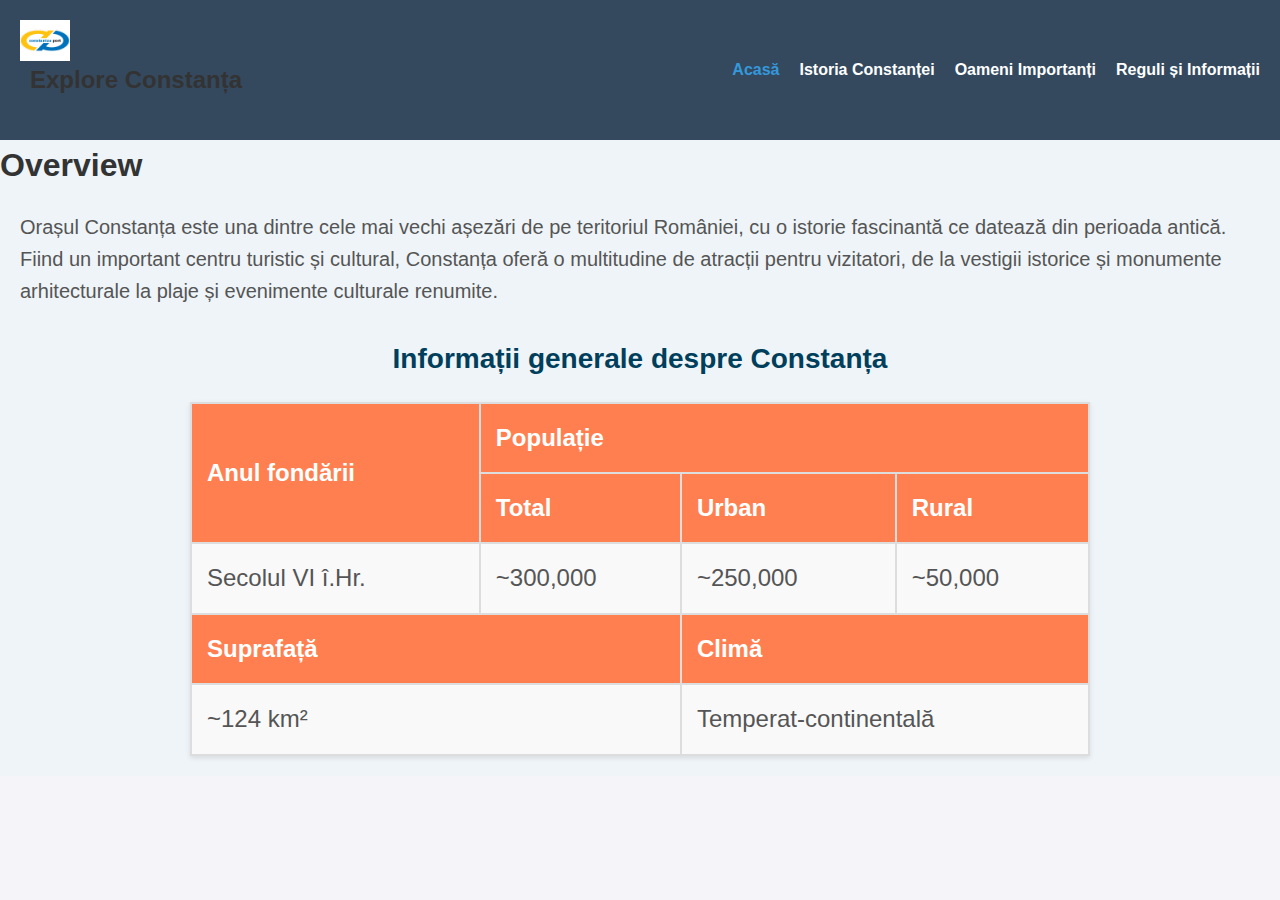
<file: Constanta_Website/index.html>
<!DOCTYPE html>
<html lang="ro">
<head>
    <meta charset="UTF-8">
    <meta name="viewport" content="width=device-width, initial-scale=1.0">
    <link rel="stylesheet" href="styles/global.css">
    <link rel="stylesheet" href="styles/indexstyle.css">
    <title>Descoperă Constanța</title>
</head>
<body>
    <header>
        <div class="logo">
            <img src="assets/logo.jpeg" alt="Site Logo">
            <h1>Explore Constanța</h1>
        </div>
        <nav class="nav-menu">
            <a href="index.html" class="active">Acasă</a>
            <a href="history.html" class="nav-link">Istoria Constanței</a>
            <a href="notable-people.html" class="nav-link">Oameni Importanți</a> <!-- active pentru pagina curentă -->
            <a href="rules.html" class="nav-link">Reguli și Informații</a>
        </nav>
        <div class="hamburger">&#9776;</div>
    </header>

    <h1>Overview</h1>

    <p>
        Orașul Constanța este una dintre cele mai vechi așezări de pe teritoriul României, cu o istorie fascinantă ce datează din perioada antică. Fiind un important centru turistic și cultural, Constanța oferă o multitudine de atracții pentru vizitatori, de la vestigii istorice și monumente arhitecturale la plaje și evenimente culturale renumite.
    </p>

    <h2>Informații generale despre Constanța</h2>

    <table border="1" cellpadding="10" cellspacing="0" style="width: 100%; border-collapse: collapse;">
        <tr>
            <th rowspan="2" bgcolor="#f2f2f2">Anul fondării</th>
            <th colspan="3" bgcolor="#f2f2f2">Populație</th>
        </tr>
        <tr>
            <th bgcolor="#f2f2f2">Total</th>
            <th bgcolor="#f2f2f2">Urban</th>
            <th bgcolor="#f2f2f2">Rural</th>
        </tr>
        <tr>
            <td>Secolul VI î.Hr.</td>
            <td>~300,000</td>
            <td>~250,000</td>
            <td>~50,000</td>
        </tr>
        <tr>
            <th colspan="2" bgcolor="#f2f2f2">Suprafață</th>
            <th colspan="2" bgcolor="#f2f2f2">Climă</th>
        </tr>
        <tr>
            <td colspan="2">~124 km²</td>
            <td colspan="2">Temperat-continentală</td>
        </tr>
    </table>

</body>
</html>
</file>
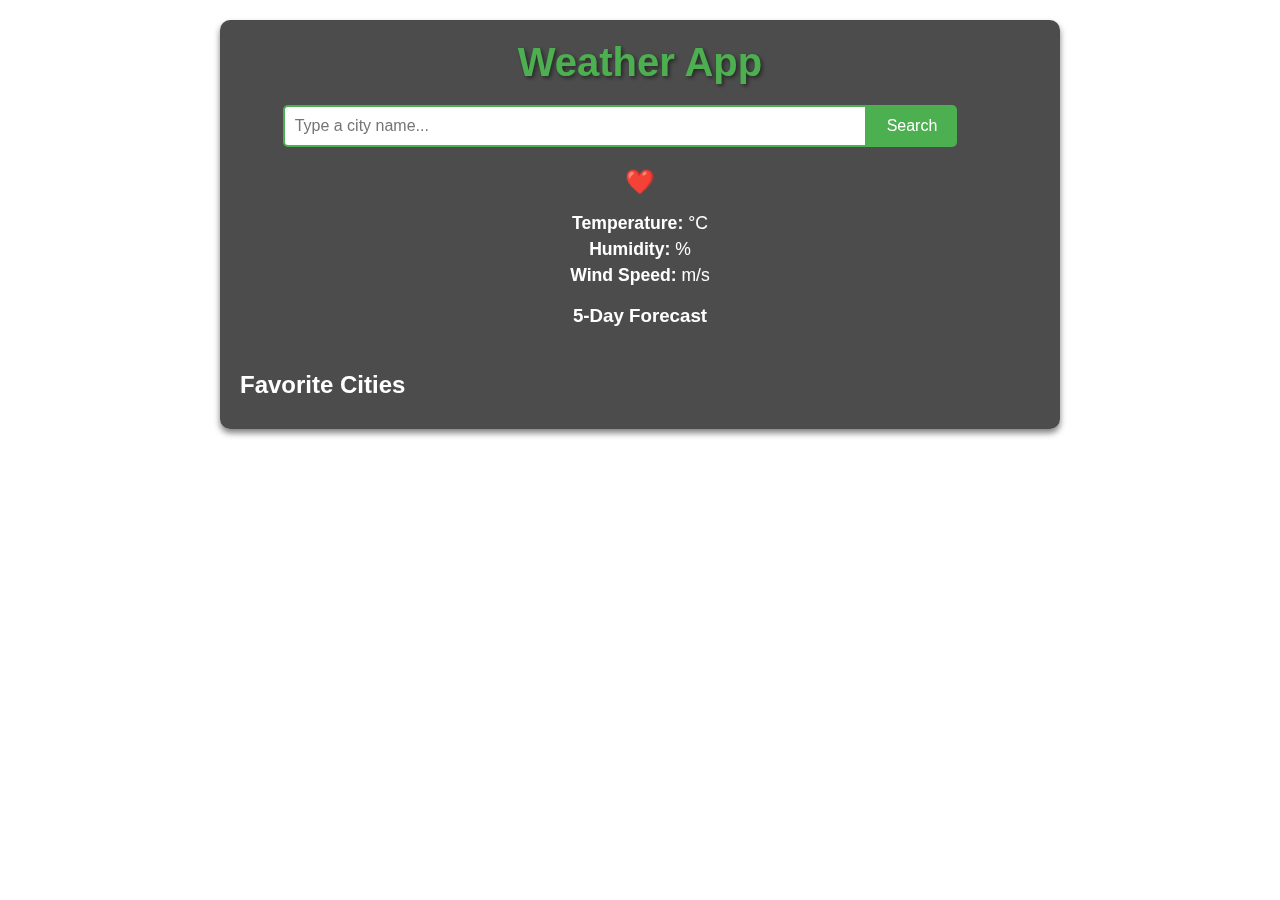
<file: Weather App/index.html>
<!DOCTYPE html>
<html lang="en">
<head>
  <meta charset="UTF-8">
  <meta name="viewport" content="width=device-width, initial-scale=1.0">
  <title>Weather App</title>
  <link rel="stylesheet" href="styles/global.css">
</head>
<body>
  <div class="container">
    <header>
      <h1>Weather App</h1>
    </header>
    <main>
      <div class="search">
        <input type="text" id="cityInput" placeholder="Type a city name..." />
        <button id="searchButton">Search</button>
        <ul id="autocompleteList" class="autocomplete-list"></ul>
      </div>
      <div id="weatherCard" class="hidden weather-card">
        <div class="weather-header">
          <h2 id="cityName"></h2>
          <button id="favoriteButton" class="favorite-button">❤️</button>
          <p id="weatherDescription"></p>
        </div>
        <div class="weather-details">
          <p><strong>Temperature:</strong> <span id="temperature"></span>°C</p>
          <p><strong>Humidity:</strong> <span id="humidity"></span>%</p>
          <p><strong>Wind Speed:</strong> <span id="windSpeed"></span> m/s</p>
        </div>
        <div class="forecast">
          <h3>5-Day Forecast</h3>
          <div id="forecastContainer" class="forecast-container"></div>
        </div>
      </div>
      <div id="favoritesSection" class="favorites-section hidden">
        <h3>Favorite Cities</h3>
        <ul id="favoritesList" class="favorites-list"></ul>
      </div>
    </main>
  </div>
  <script src="scripts/index.js" defer></script>
</body>
</html>
</file>
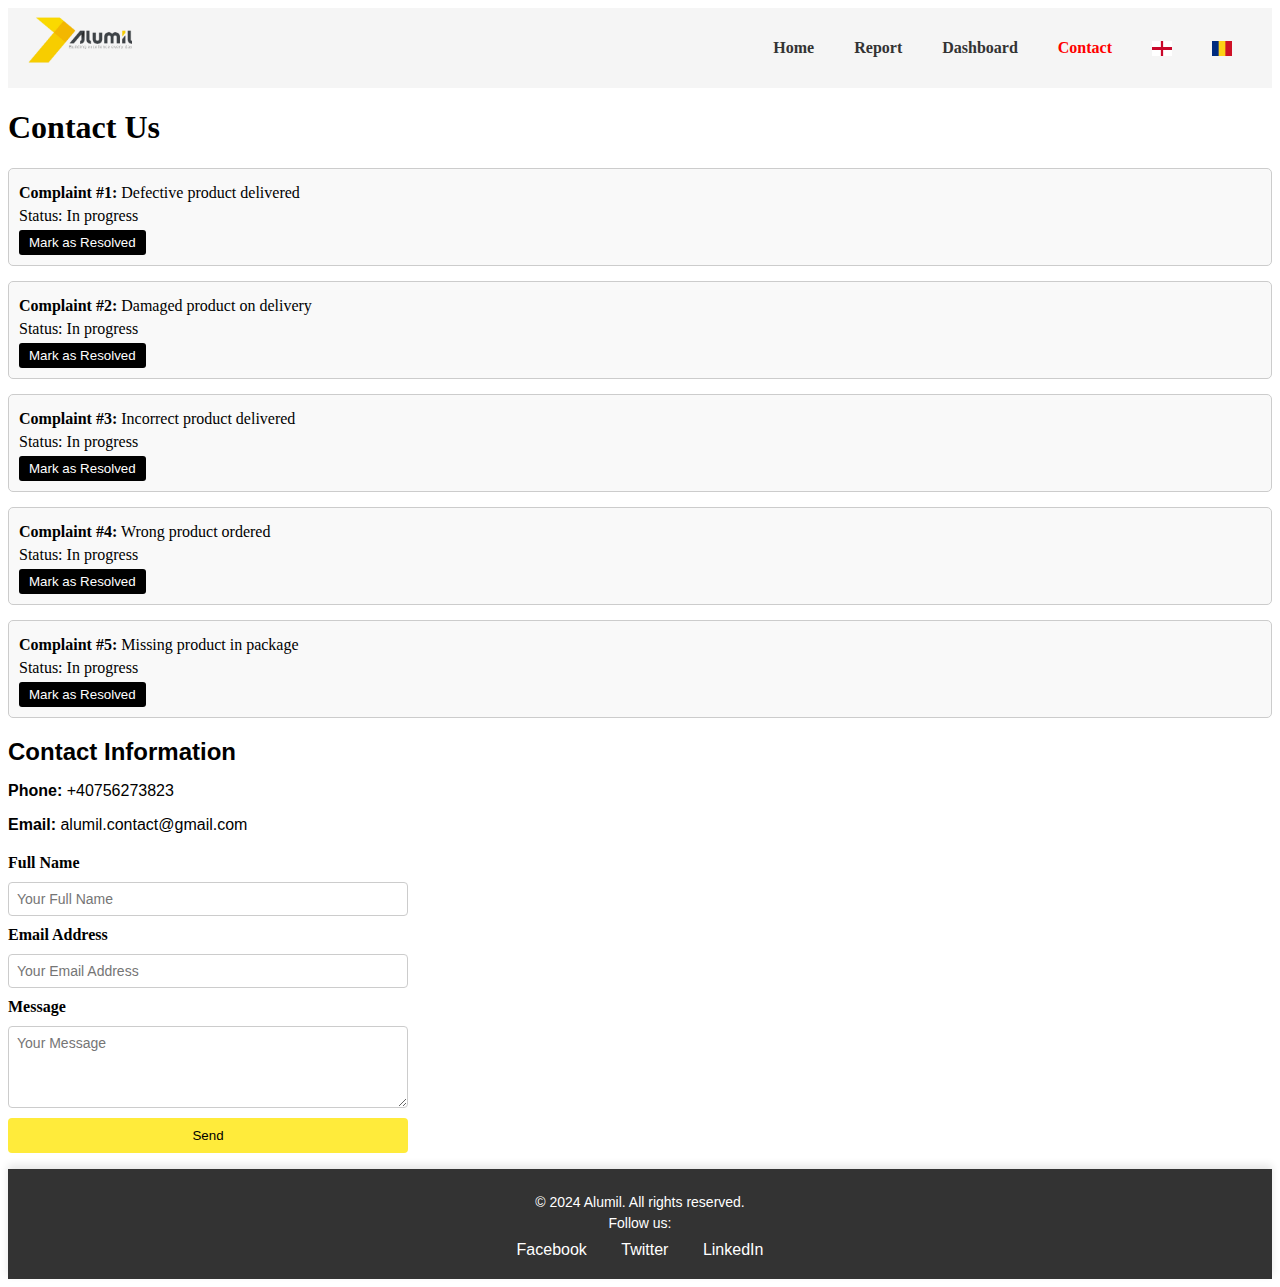
<file: Alumil_Website_ZebraHack Project/contact.html>
<link rel="stylesheet" href="styles/contact.css">
<link rel="stylesheet" href="styles/header.css">

<script src = "script/contact.js"></script>
<script src = "script/header.js"></script>
<link rel="icon" href="./Images/Iconita_Browser.png" type="image/x-icon">
<body>
    <header>
        <div class="logo">
          <img src="Images/logo_header.png" alt="Logo" />
        </div>
        
        <button class="hamburger" aria-label="Toggle Navigation">☰</button>
        <div id="google_translate_element"></div>
    <nav class="navigation">
      <div class="link"><a href="./index.html">Home</a></div>
      <div class="link"><a href="./defect_raport_page.html">Report</a></div>
      <div class="link"><a href="./dashboard.html" >Dashboard</a></div>
      <div class="link"><a href="./contact.html"  class="active">Contact</a></div>
      <div class="link"><a href="#" onclick="changeLanguage('en')"><img src="Images/anglia.jpg" alt="English" width=20px height=15px /></a></div>
      <div class="link"><a href="#" onclick="changeLanguage('ro')"><img src="Images/romania.jpg" alt="romania"  width=20px height=15px /></a></div>
    </nav>
        
      </header>
    <h1>Contact Us</h1>
    <div class="reclamatii">
        <div class="reclamatie">
            <p><strong>Complaint #1:</strong> Defective product delivered</p>
            <p class="status">Status: <span>In progress</span></p>
            <button class="buton-status" onclick="changeStatus(this)">Mark as Resolved</button>
        </div>

        <div class="reclamatie">
            <p><strong>Complaint #2:</strong> Damaged product on delivery</p>
            <p class="status">Status: <span>In progress</span></p>
            <button class="buton-status" onclick="changeStatus(this)">Mark as Resolved</button>
        </div>

        <div class="reclamatie">
            <p><strong>Complaint #3:</strong> Incorrect product delivered</p>
            <p class="status">Status: <span>In progress</span></p>
            <button class="buton-status" onclick="changeStatus(this)">Mark as Resolved</button>
        </div>

        <div class="reclamatie">
            <p><strong>Complaint #4:</strong> Wrong product ordered</p>
            <p class="status">Status: <span>In progress</span></p>
            <button class="buton-status" onclick="changeStatus(this)">Mark as Resolved</button>
        </div>

        <div class="reclamatie">
            <p><strong>Complaint #5:</strong> Missing product in package</p>
            <p class="status">Status: <span>In progress</span></p>
            <button class="buton-status" onclick="changeStatus(this)">Mark as Resolved</button>
        </div>
    </div>

    <div id="notification" class="notification" style="display: none;">
        Your complaint has been resolved!
        <span class="close-btn" onclick="closeNotification(notification)">&#10006;</span>
    </div>

    <div class="contact-section">
        <h2>Contact Information</h2>
        <p><strong>Phone:</strong> +40756273823</p>
        <p><strong>Email:</strong>  alumil.contact@gmail.com </p>
    </div>

    <form id="contact-form" method="post" class="contact-form">
        <label for="name">Full Name</label>
        <input type="text" id="name" name="name" placeholder="Your Full Name" required>

        <label for="email">Email Address</label>
        <input type="email" id="email" name="email" placeholder="Your Email Address" required>

        <label for="message">Message</label>
        <textarea id="message" name="message" placeholder="Your Message" rows="4" required></textarea>

        <button type="submit" id="submit" name="submit">Send</button>
    </form>
    
    <div id="Mesaj_success" class="notification" style="display: none;">
        Thank you for your message! We will get back to you soon.
        <span class="close-btn" onclick="closeNotification(Mesaj_success)">&#10006;</span>
    </div>
    <script type="text/javascript" src="https://translate.google.com/translate_a/element.js?cb=googleTranslateElementInit"></script>
    <footer>
        <div class="footer-content">
            <p>&copy; 2024 Alumil. All rights reserved.</p>
            <p>Follow us:</p>
            <div class="social-links">
                <a href="https://facebook.com" target="_blank">Facebook</a>
                <a href="https://twitter.com" target="_blank">Twitter</a>
                <a href="https://linkedin.com" target="_blank">LinkedIn</a>
            </div>
        </div>
      </footer>

</body>
</file>
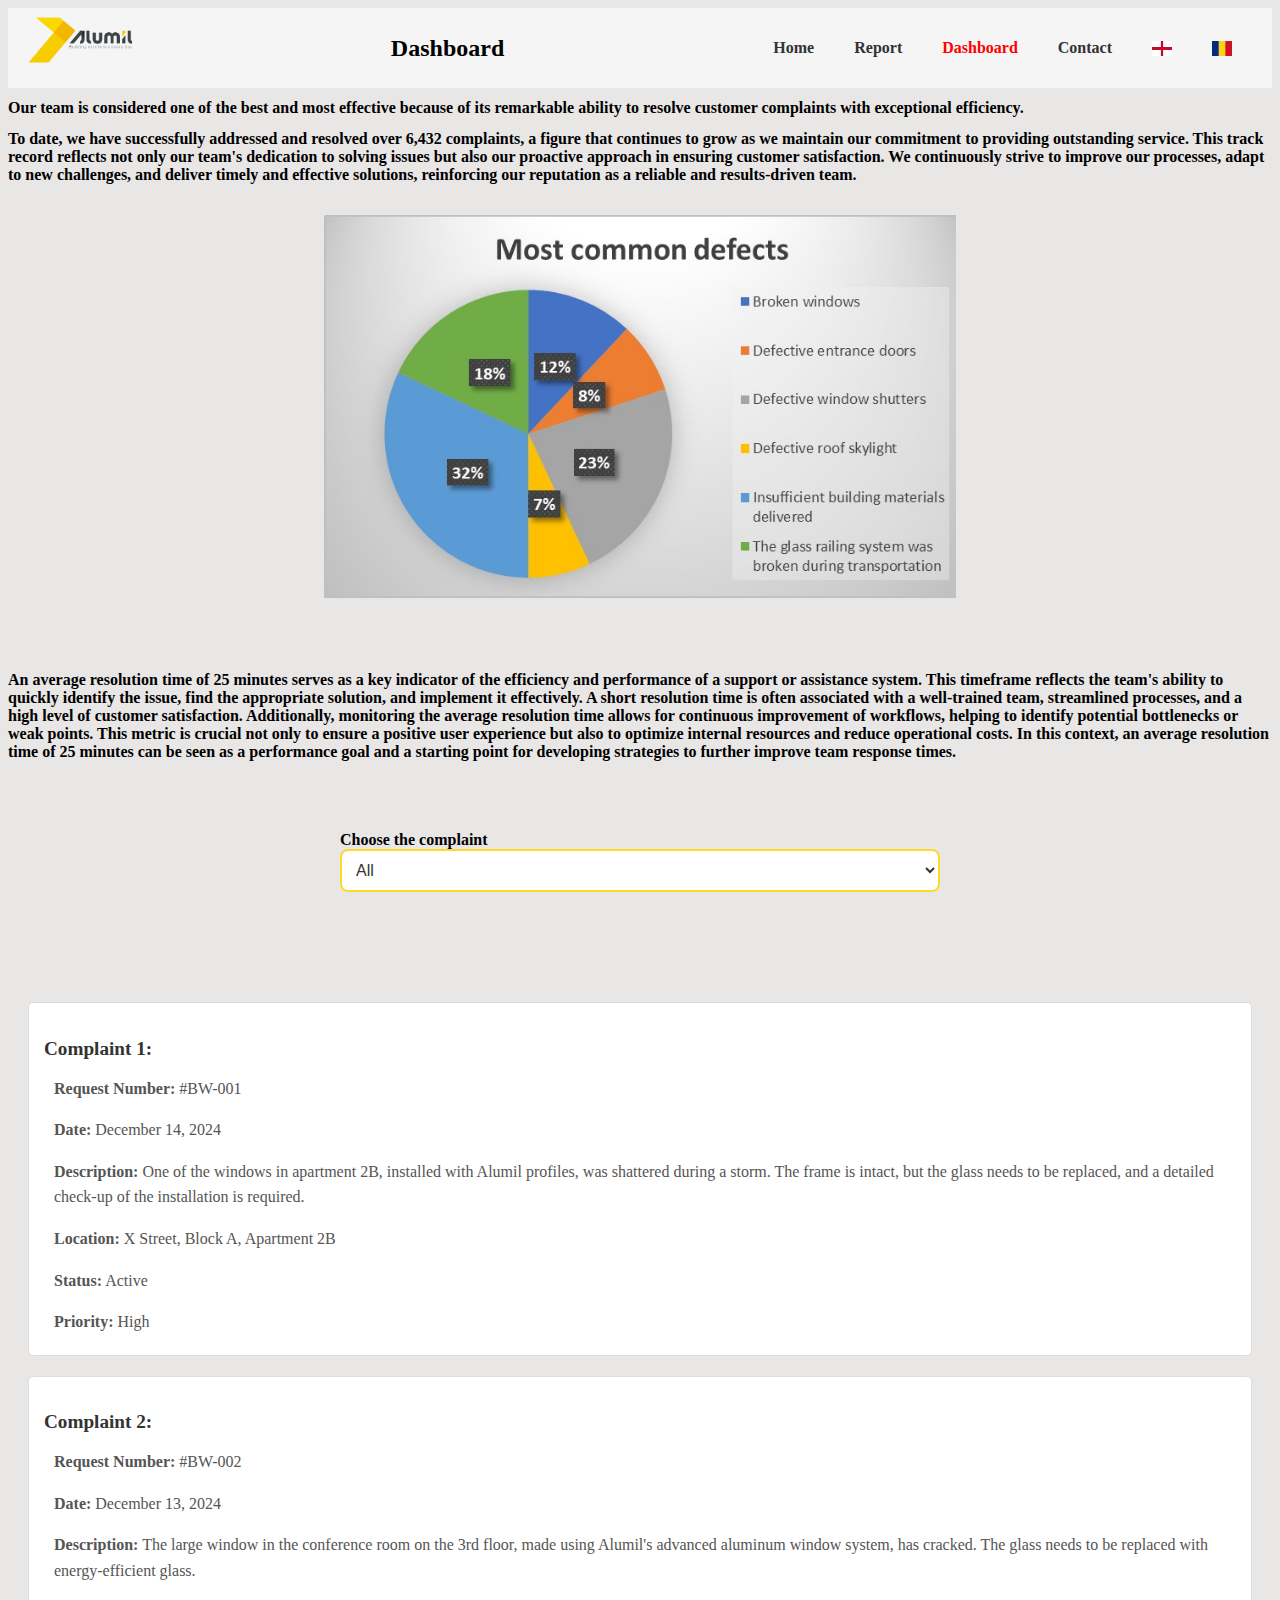
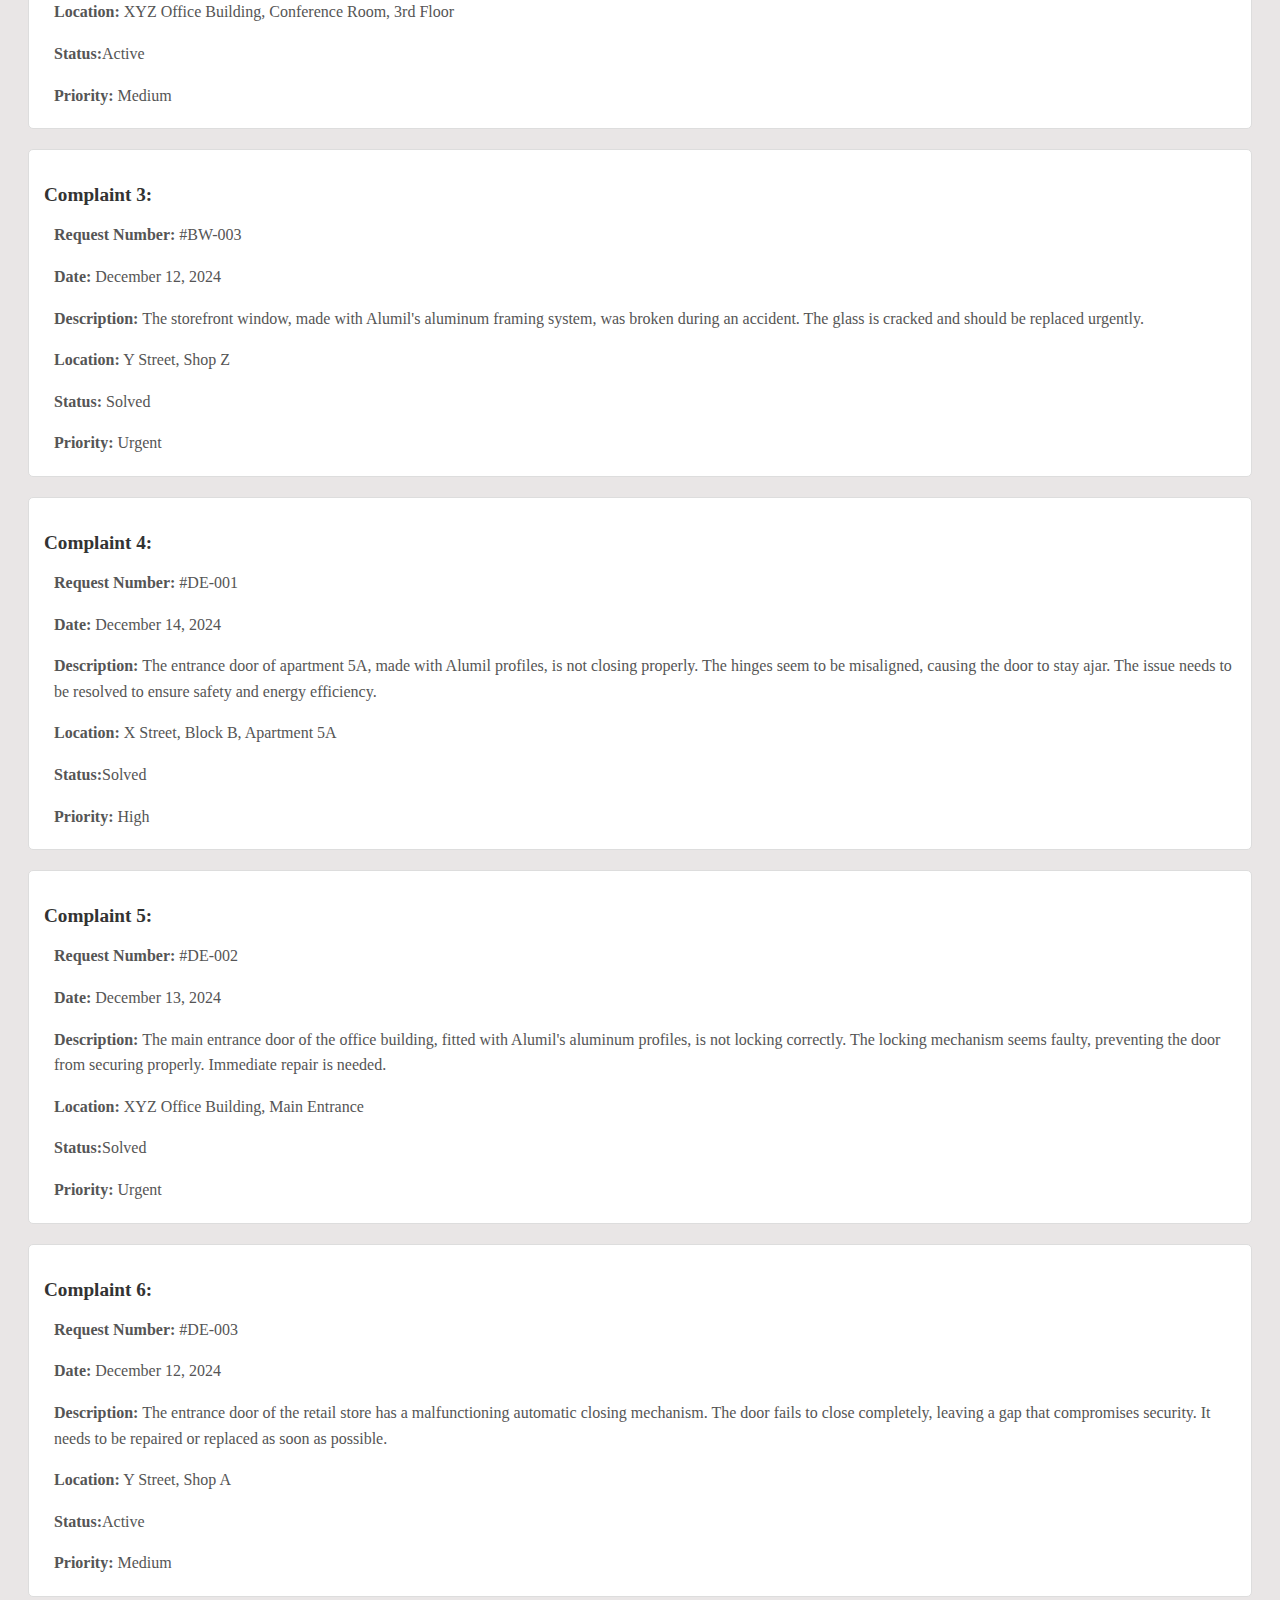
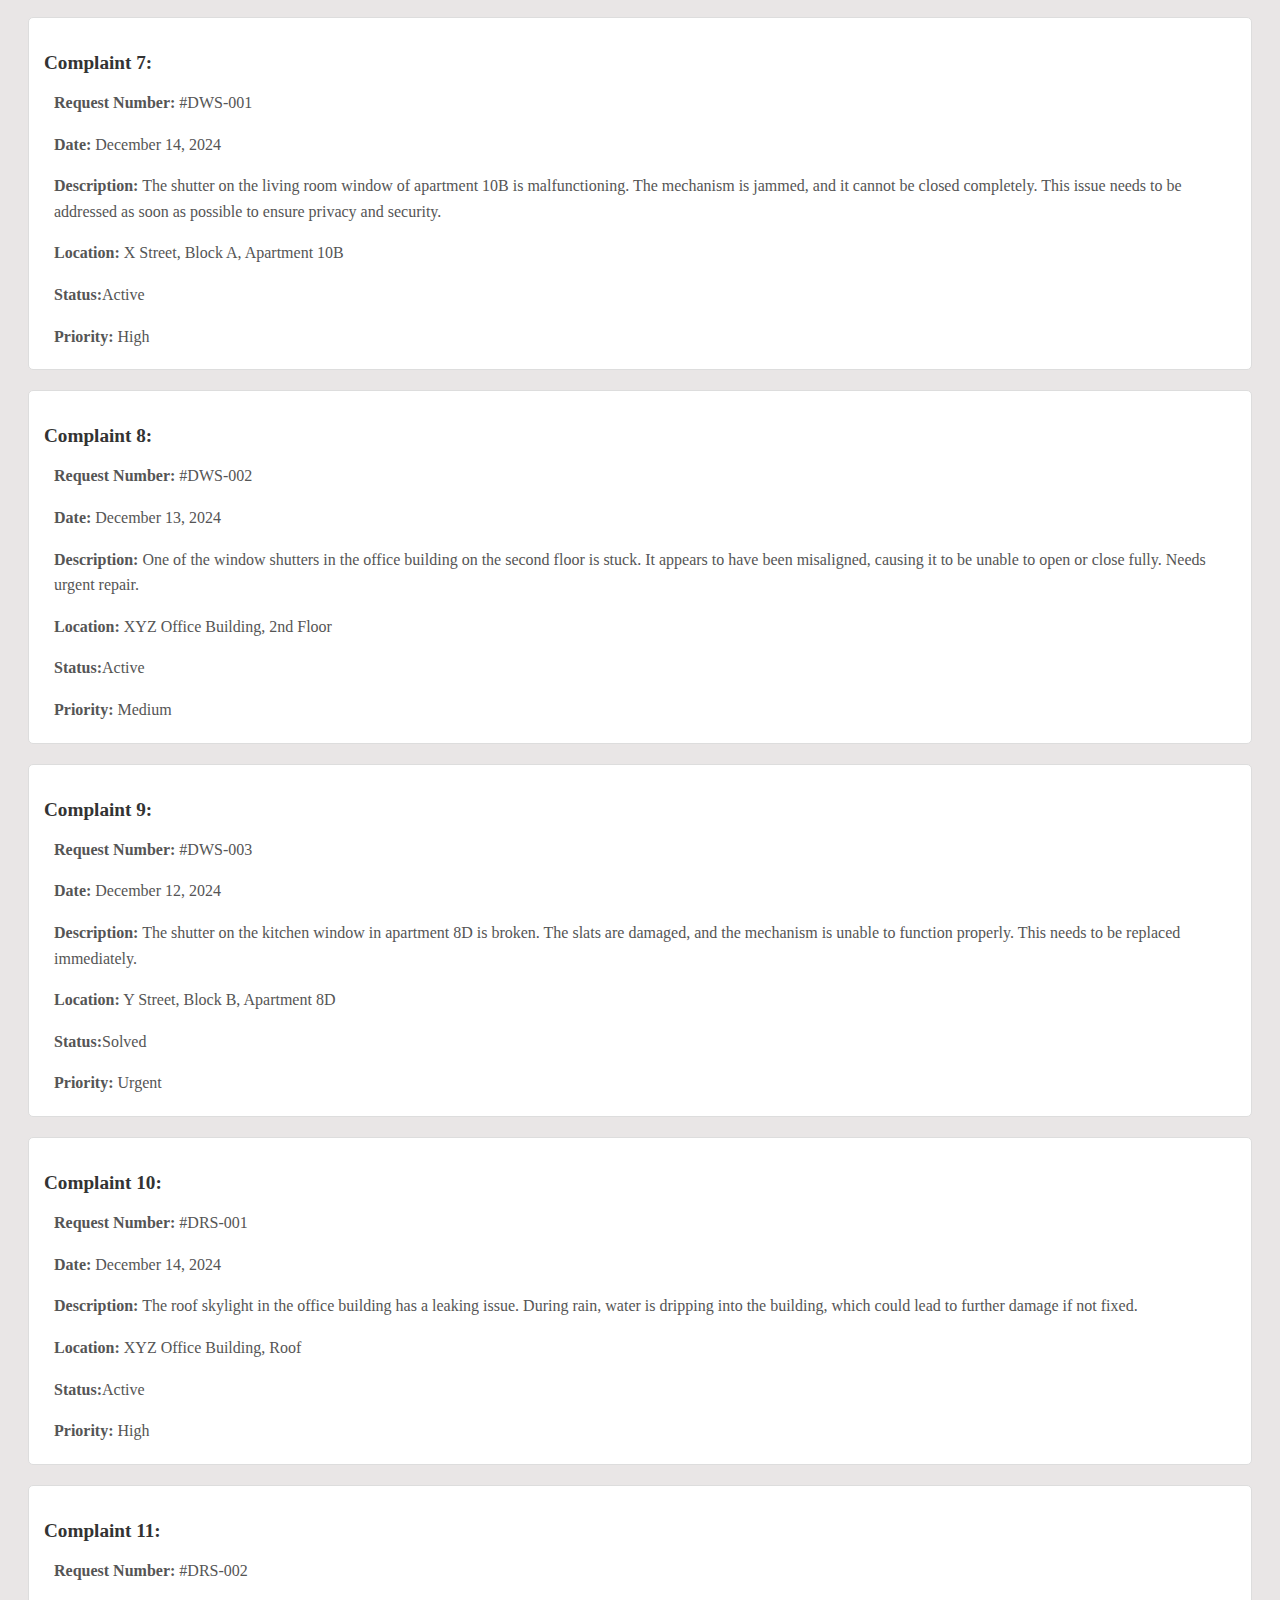
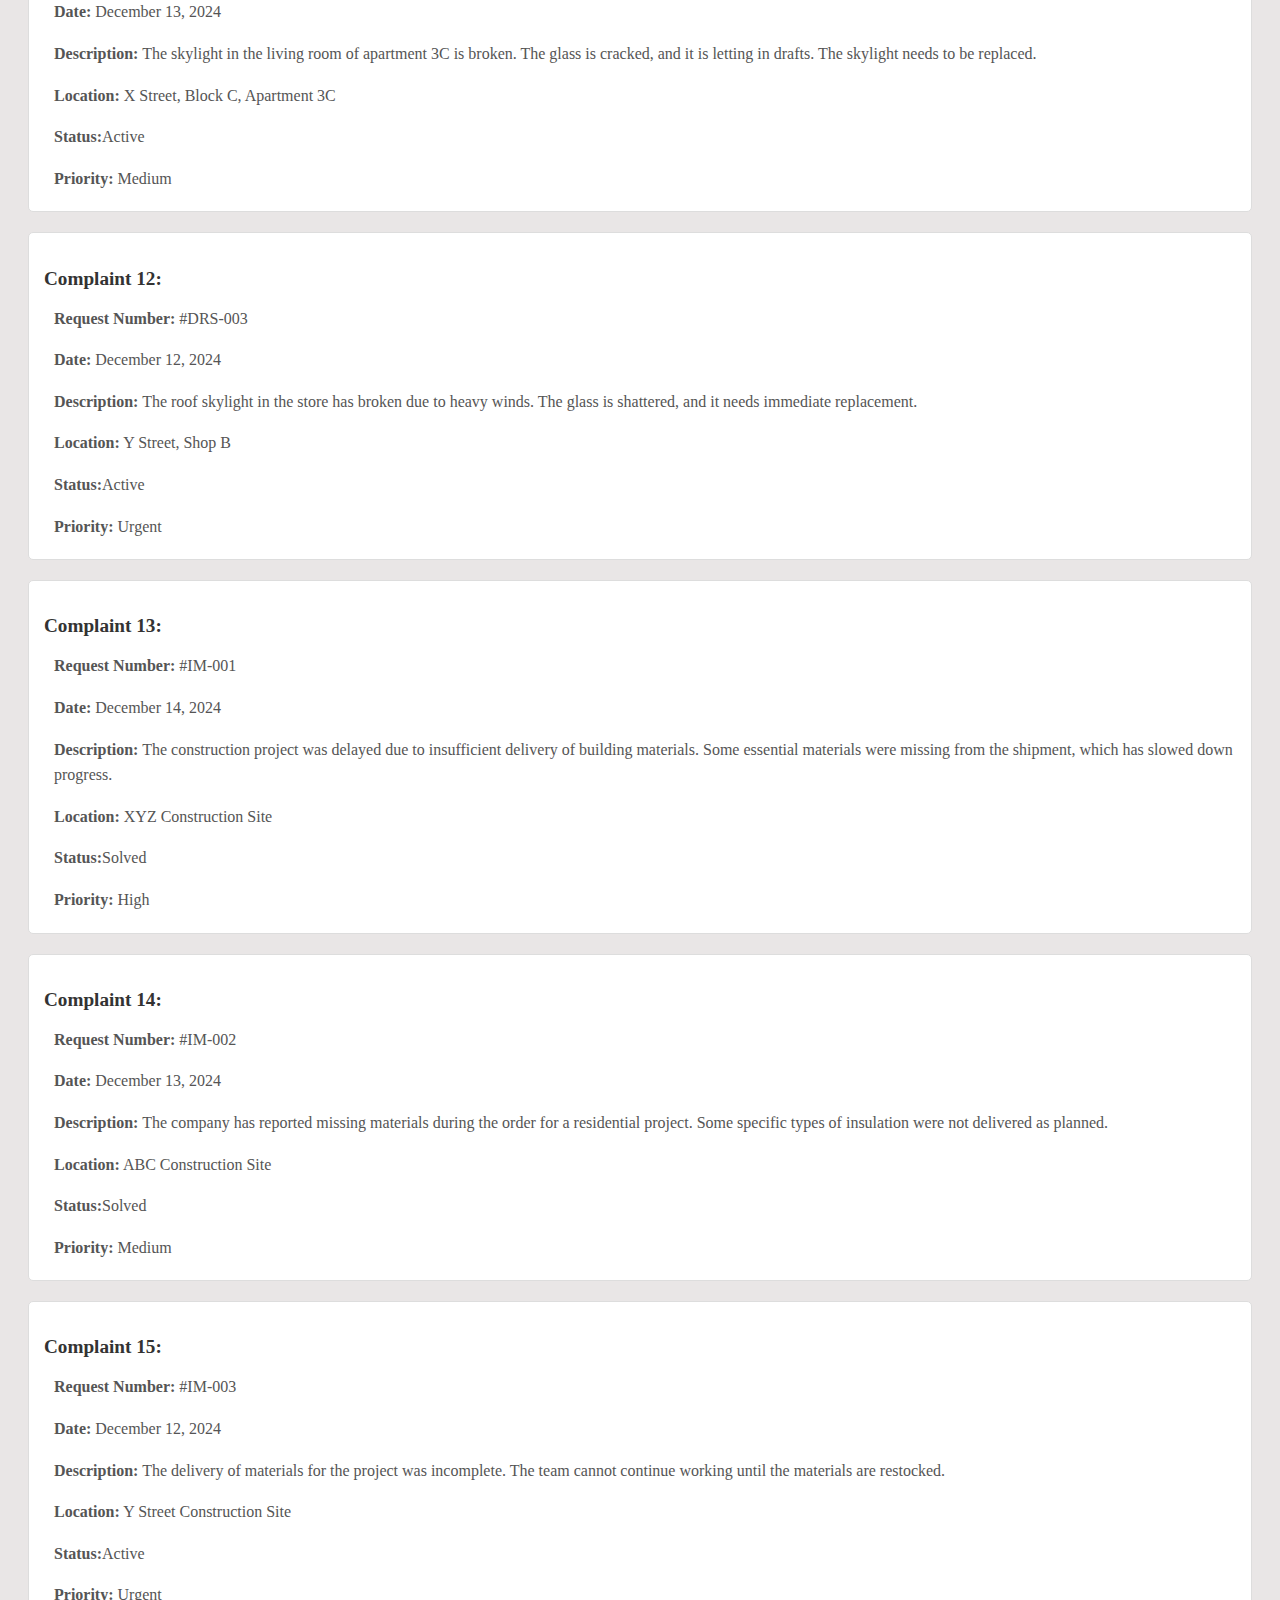
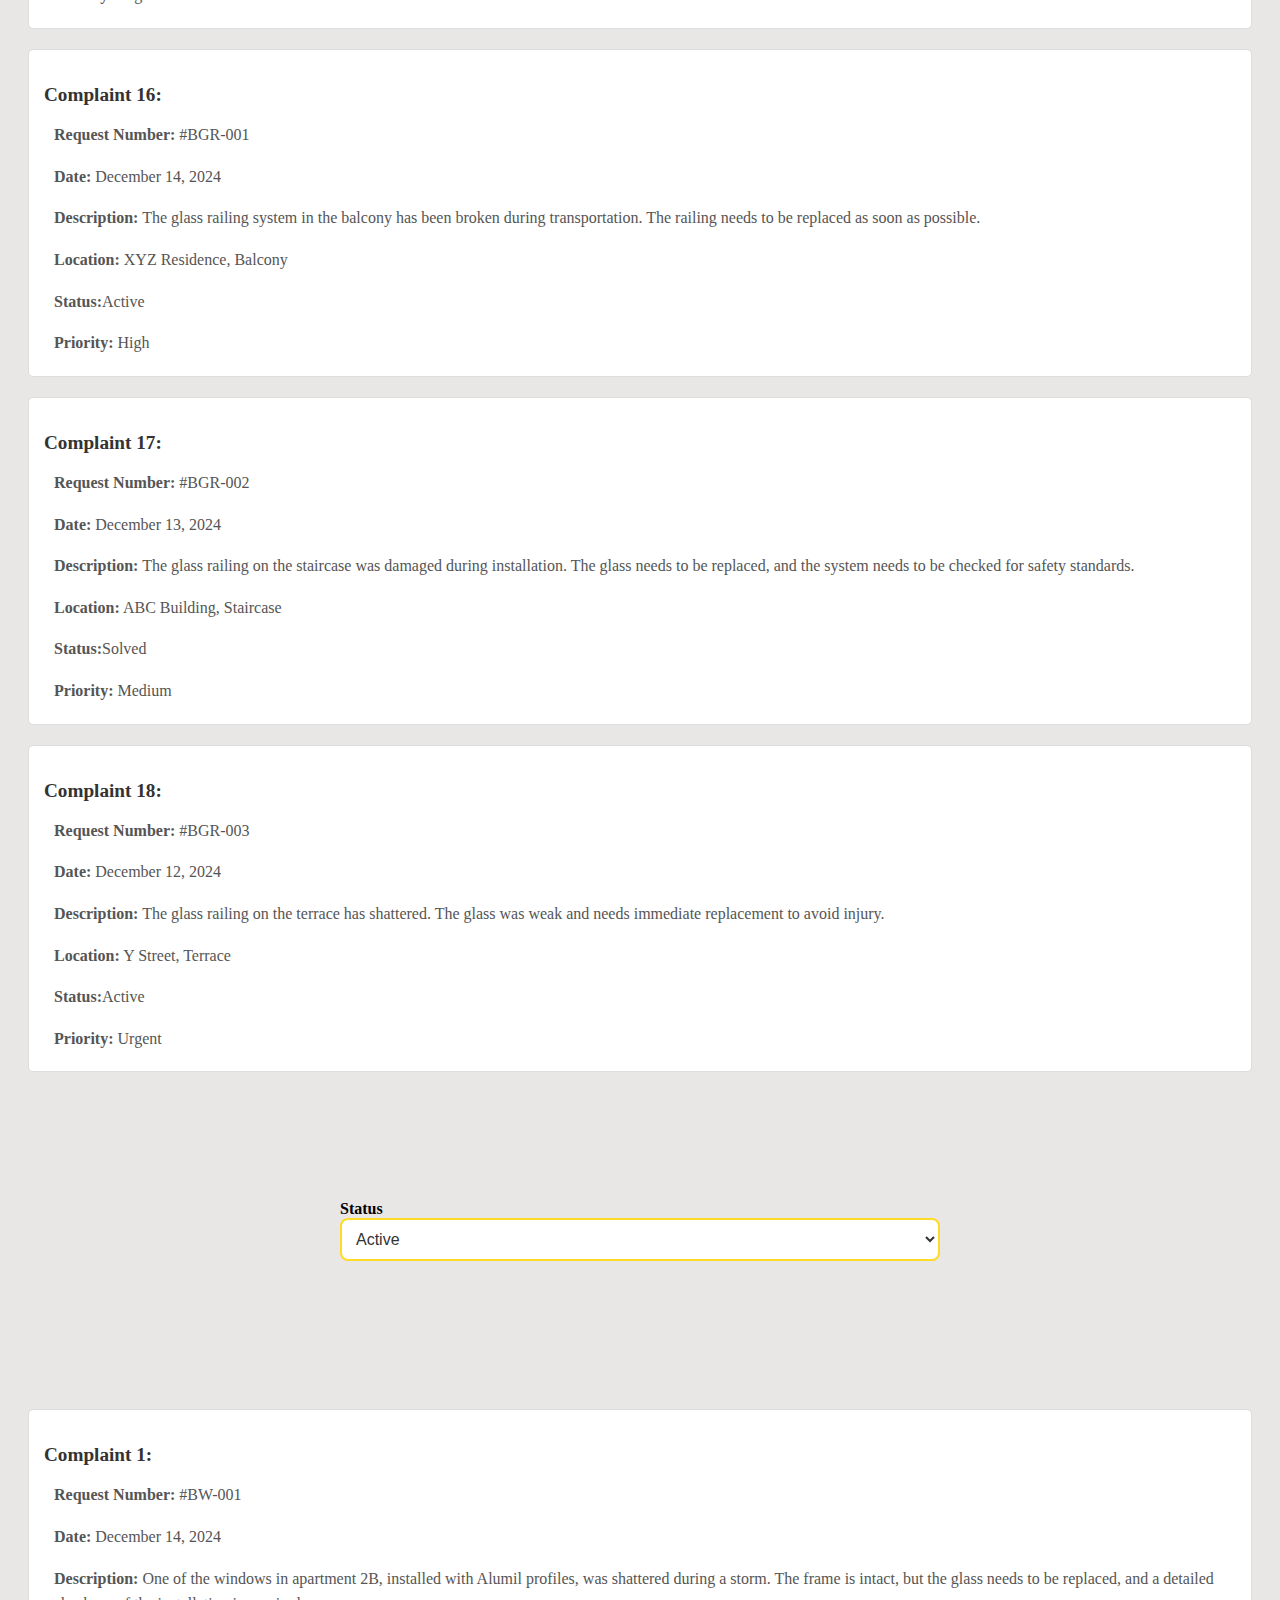
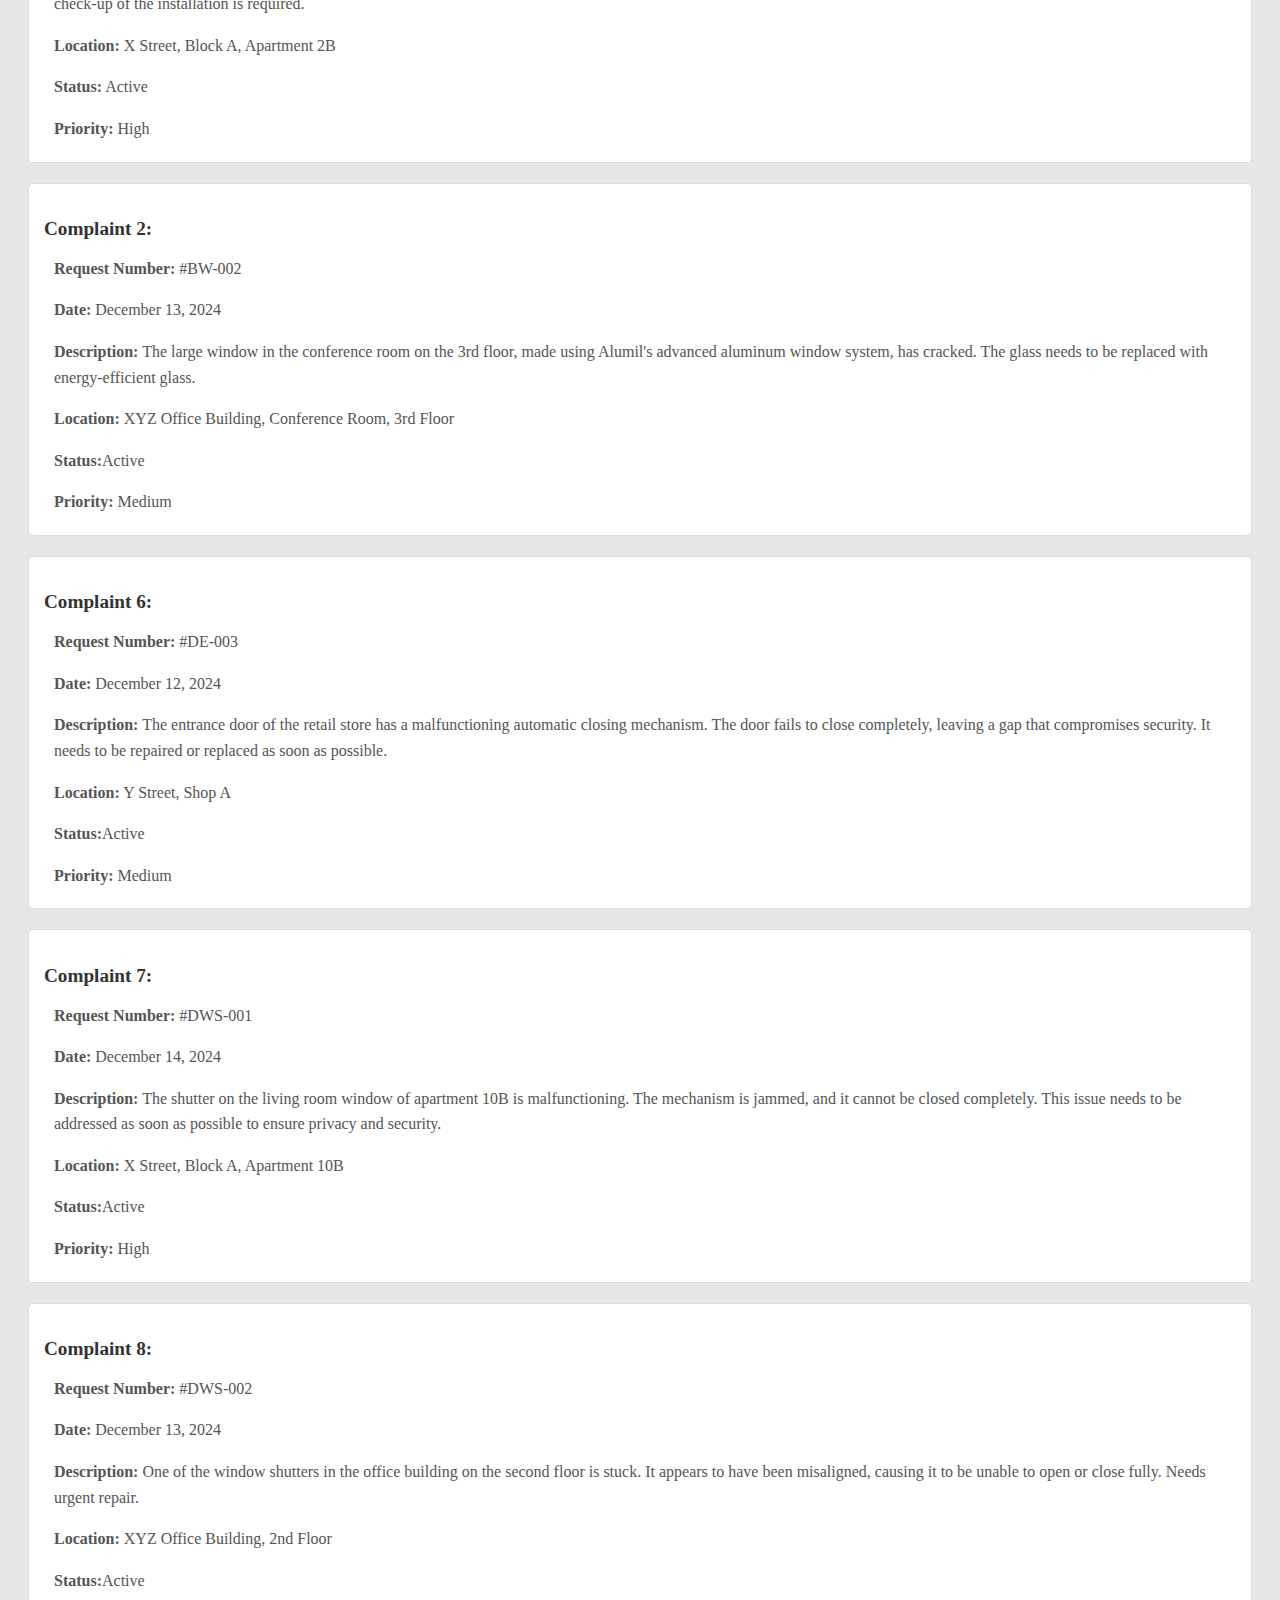
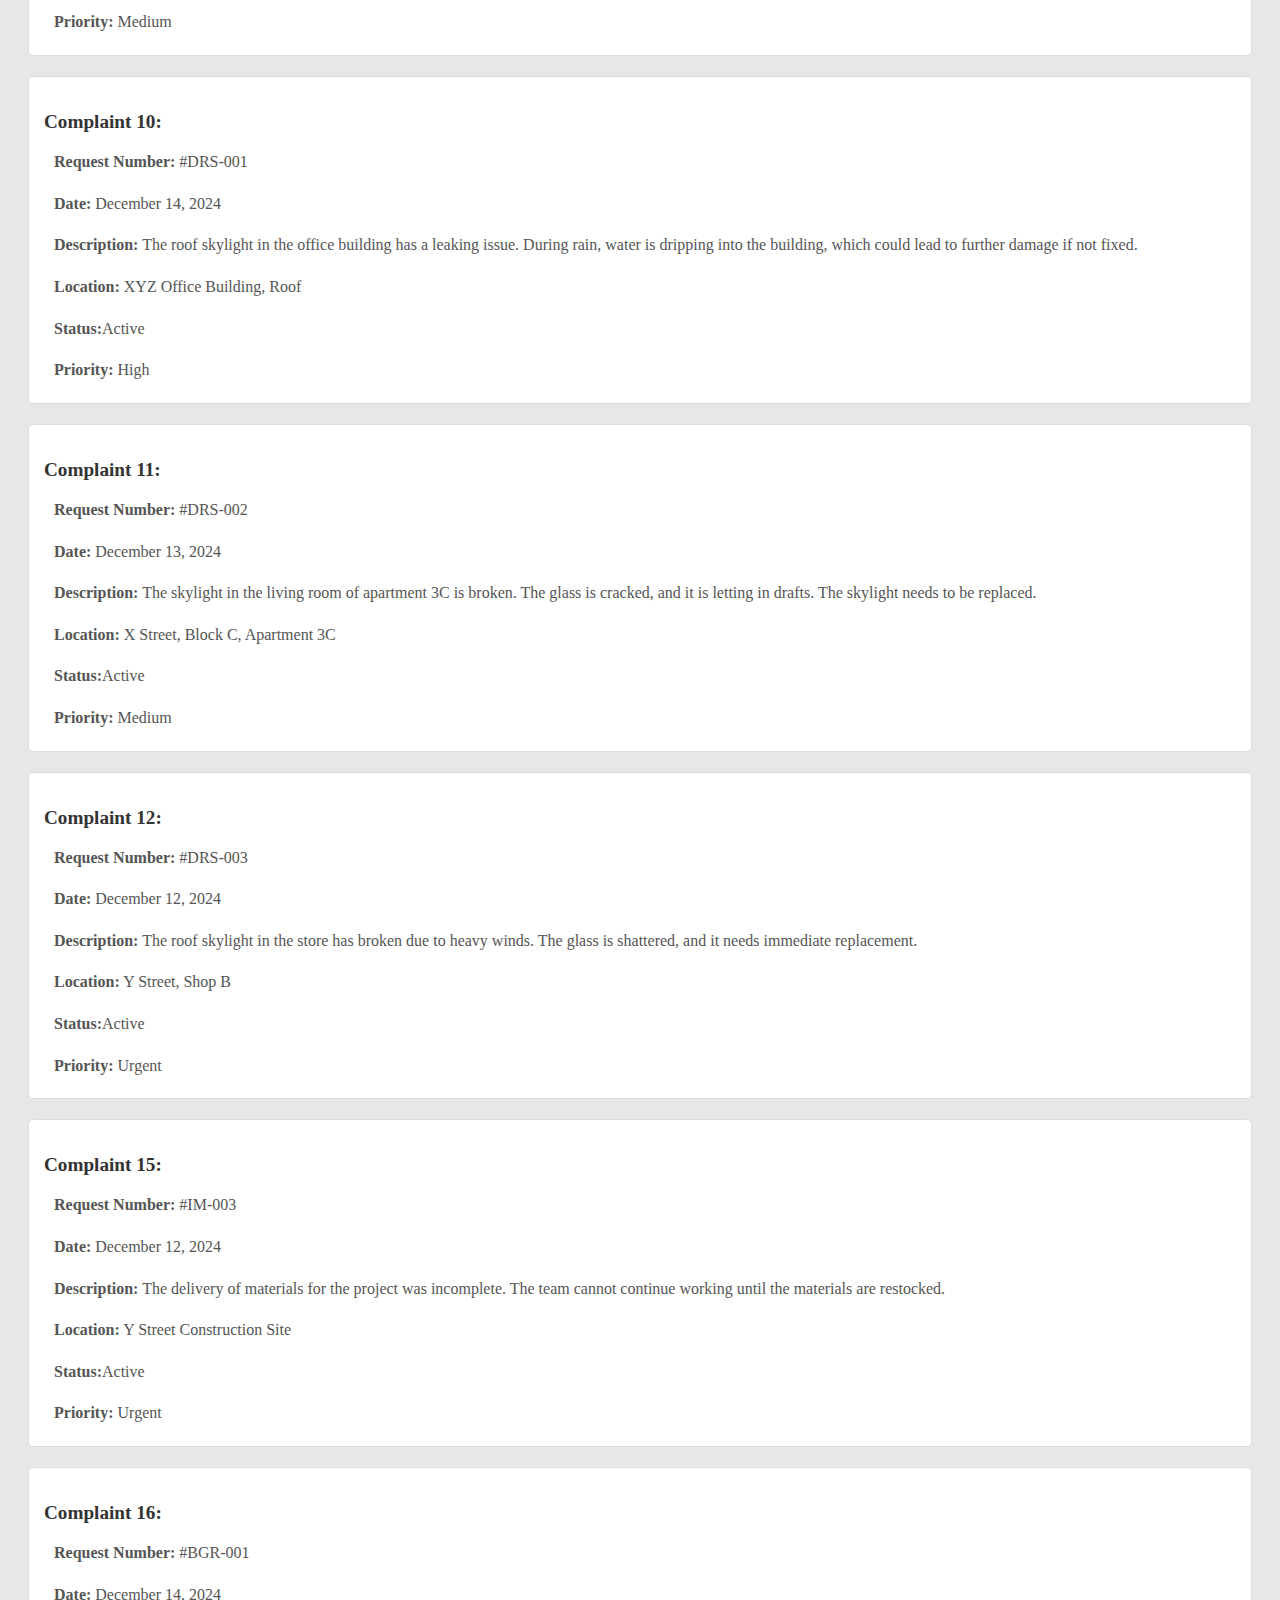
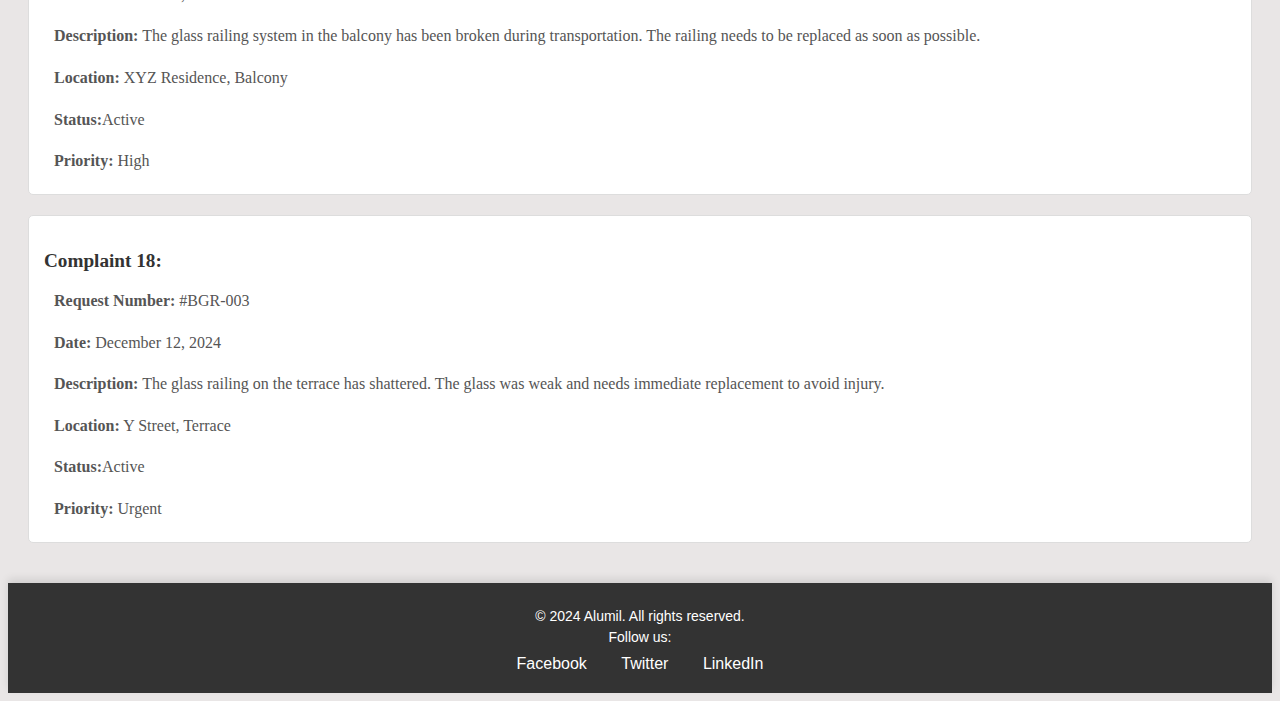
<file: Alumil_Website_ZebraHack Project/dashboard.html>
<!doctype html>
<html lang="en">
<link rel="stylesheet" href="styles/dashboard.css">
<link rel="stylesheet" href="styles/header.css">
<link rel="icon" href="./Images/Iconita_Browser.png" type="image/x-icon">
<html>
    <header>
    <title>Dashboard</title>
    
    <script src = "./script/header.js"></script>
    <script type="text/javascript" src="https://translate.google.com/translate_a/element.js?cb=googleTranslateElementInit"></script>
    <div class="logo">
      <img src="./Images/logo_header.png" alt="Logo" />
    </div>
    <h1>Dashboard</h1>
    <button class="hamburger" aria-label="Toggle Navigation">☰</button>
    <div id="google_translate_element"></div>
    <nav class="navigation">
      <div class="link"><a href="./index.html">Home</a></div>
      <div class="link"><a href="./defect_raport_page.html">Report</a></div>
      <div class="link"><a href="./dashboard.html"class="active" >Dashboard</a></div>
      <div class="link"><a href="./contact.html"  >Contact</a></div>
      <div class="link"><a href="#" onclick="changeLanguage('en')"><img src="Images/anglia.jpg" alt="English" width=20px height=15px /></a></div>
      <div class="link"><a href="#" onclick="changeLanguage('ro')"><img src="Images/romania.jpg" alt="romania"  width=20px height=15px /></a></div>
    </nav>
    </header>

    <body>
        <h1 class="text">Our team is considered one of the best and most effective because of its remarkable ability to resolve customer complaints with exceptional efficiency.</h1>
        <h2 class="text">To date, we have successfully addressed and resolved over 6,432 complaints, a figure that continues to grow as we maintain our commitment to providing outstanding service. This track record reflects not only our team's dedication to solving issues but also our proactive approach in ensuring customer satisfaction. We continuously strive to improve our processes, adapt to new challenges, and deliver timely and effective solutions, reinforcing our reputation as a reliable and results-driven team.</h2>
        <br>
        <img src="Images/dashbord1.jpg" class="center">
        <br>
        <h3 class="text event">Average time to solve the problem</h3>
        <h4 class="text">An average resolution time of 25 minutes serves as a key indicator of the efficiency and performance of a support or assistance system. This timeframe reflects the team's ability to quickly identify the issue, find the appropriate solution, and implement it effectively. A short resolution time is often associated with a well-trained team, streamlined processes, and a high level of customer satisfaction. Additionally, monitoring the average resolution time allows for continuous improvement of workflows, helping to identify potential bottlenecks or weak points. This metric is crucial not only to ensure a positive user experience but also to optimize internal resources and reduce operational costs. In this context, an average resolution time of 25 minutes can be seen as a performance goal and a starting point for developing strategies to further improve team response times.</h4>
        <div class="dropppdown">
            <label for="plangere-type" class="text">Choose the complaint</label>
            <select id="plangere-type" onchange="showInfo()" class="custom-select"> 
              <option value="all" selected>All</option>
              <option value="broken-windows">Broken windows</option>
              <option value="defective-entrance-doors">Defective entrance doors</option>
              <option value="defective-window-shutters">Defective window shutters</option>
              <option value="defective-roof-skylight">Defective roof skylight</option>
              <option value="insufficient-materials">Insufficient building materials delivered</option>
              <option value="broken-glass-railings">The glass railing system was broken during transportation</option>
            </select>
        </div>
          <div id="info-box" class="info-box">
            <p id="info-text"></p>
          </div>
        <br>
        <div class="dropppdown">
            <label for="status-type" class="text">Status</label>
            <select id="status-type" onchange="statusInfo()" class="custom-select"> 
                <option value="active">Active</option>
                <option value="solved">Solved</option>
            </select>
        </div>
        <br>
        <div id="info-box2" class="info-box2">
            <p id="info-text2"></p>
        </div>
        <script src="script/dashboard.js"></script>
        
        <footer>
          <div class="footer-content">
              <p>&copy; 2024 Alumil. All rights reserved.</p>
              <p>Follow us:</p>
              <div class="social-links">
                  <a href="https://facebook.com" target="_blank">Facebook</a>
                  <a href="https://twitter.com" target="_blank">Twitter</a>
                  <a href="https://linkedin.com" target="_blank">LinkedIn</a>
              </div>
          </div>
      </footer>
    </body>
</html>
</file>
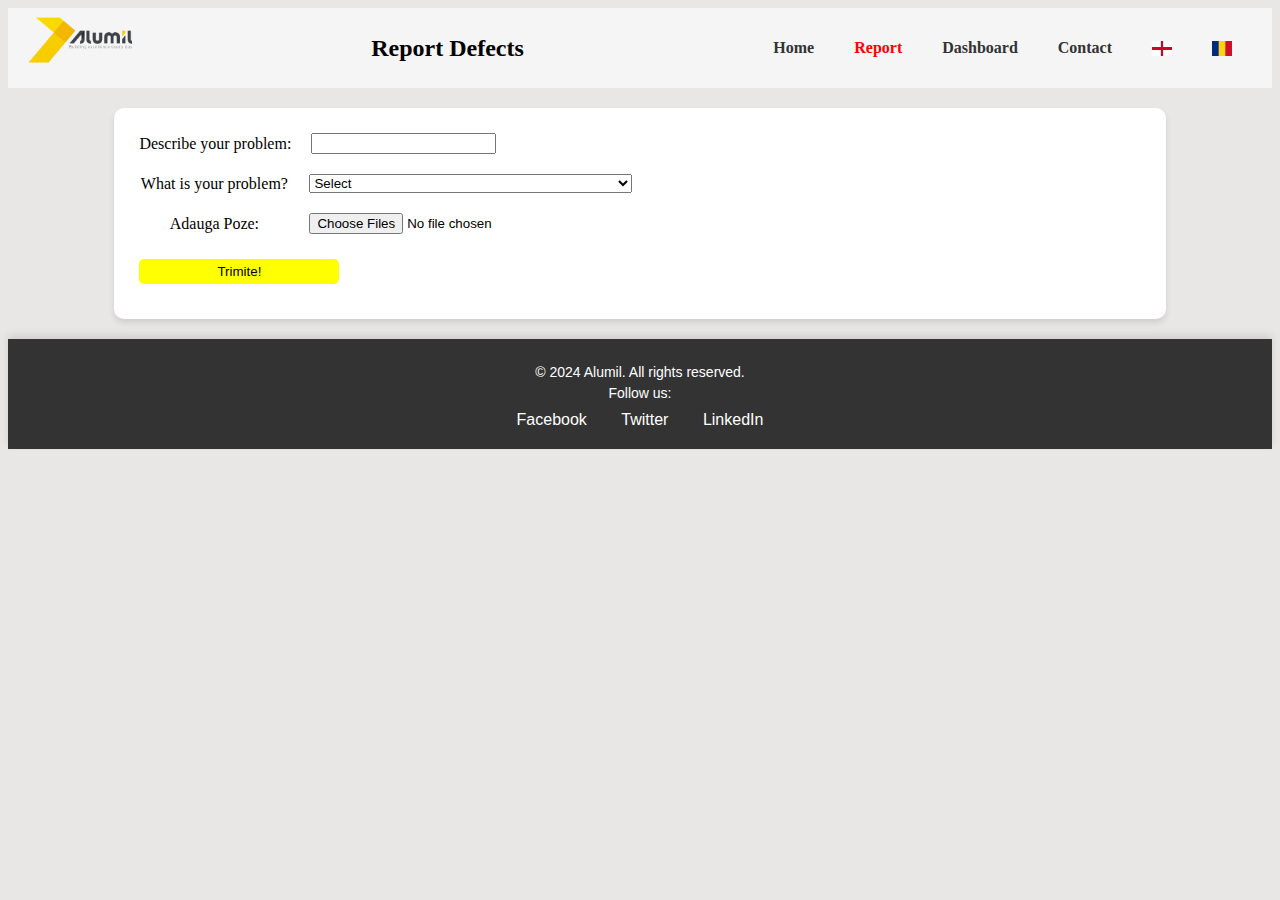
<file: Alumil_Website_ZebraHack Project/Defect_Raport_Page.html>
<!doctype html>
<html lang="en">
<link rel="stylesheet" href="styles/Defect_Raport_Page.css">
<link rel="stylesheet" href="styles/header.css">
<script src="script/Defect_Raport_Page.js"></script>
<script src="script/header.js"></script>
<script type="text/javascript" src="https://translate.google.com/translate_a/element.js?cb=googleTranslateElementInit"></script>
<head>
    <meta charset="UTF-8">
    <meta name="viewport" content="width=device-width, initial-scale=1.0">
    
    <title>Raportare Defecte</title>
</head>

<body style="background-color: #e9e6e6;" >
    <header>
        <div class="logo">
            <img src="Images/logo_header.png" alt="Logo" />
        </div>
        <h1>Report Defects</h1>
        <button class="hamburger" aria-label="Toggle Navigation">☰</button>
        <div id="google_translate_element"></div>
    <nav class="navigation">
      <div class="link"><a href="./index.html">Home</a></div>
      <div class="link"><a href="./defect_raport_page.html"  class="active">Report</a></div>
      <div class="link"><a href="./dashboard.html" >Dashboard</a></div>
      <div class="link"><a href="./contact.html">Contact</a></div>
      <div class="link"><a href="#" onclick="changeLanguage('en')"><img src="Images/anglia.jpg" alt="English" width=20px height=15px /></a></div>
      <div class="link"><a href="#" onclick="changeLanguage('ro')"><img src="Images/romania.jpg" alt="romania"  width=20px height=15px /></a></div>
    </nav>
    </header>

    <section>
        <form id="defectForm" action="#" method="get" class="form-raportare">
            <div class="form-raportare">
                <label for="Problema">Describe your problem: </label>
                <input type="text" name="name" id="name" required />
            </div>
            <div class="form-raportare">
                <label for="Lista_Problema">What is your problem?</label>
                <select id="Lista_Problema" name="problema_uzitata" class="form-raportare" required>
                    <option value="" disabled selected>Select</option>
                    <option value="Broken windows">Broken windows</option>
                    <option value="Defective entrance doors">Defective entrance doors</option>
                    <option value="Defective window shutters">Defective window shutters</option>
                    <option value="Defective roof skylight">Defective roof skylight</option>
                    <option value="Insufficient building materials delivered">Insufficient building materials delivered</option>
                    <option value="The glass railing system was broken during transp.">The glass railing system was broken during transp.</option>
                    <option value="Other">Other</option>
                </select>
            </div>
            <div class="form-raportare">
                <label for="Adauga_Poze">Adauga Poze:</label>
                <input type="file" id="Adauga_Poze" name="poze" accept="image/*" multiple onchange="handleFiles(event)">
            </div>
            <div class="form-raportare">
                <input class="buton_submit" type="submit" value="Trimite!" />
            </div>
        </form>
        <div id="Mesaj_success" class="mesaj_confirmare">
            Raport sent successfully
        </div>
    </section>
  </body>
    <footer style="margin-bottom: 10px;">
      <div class="footer-content">
          <p>&copy; 2024 Alumil. All rights reserved.</p>
          <p>Follow us:</p>
          <div class="social-links">
              <a href="https://facebook.com" target="_blank">Facebook</a>
              <a href="https://twitter.com" target="_blank">Twitter</a>
              <a href="https://linkedin.com" target="_blank">LinkedIn</a>
          </div>
      </div>
  </footer>
    

</html>
</file>
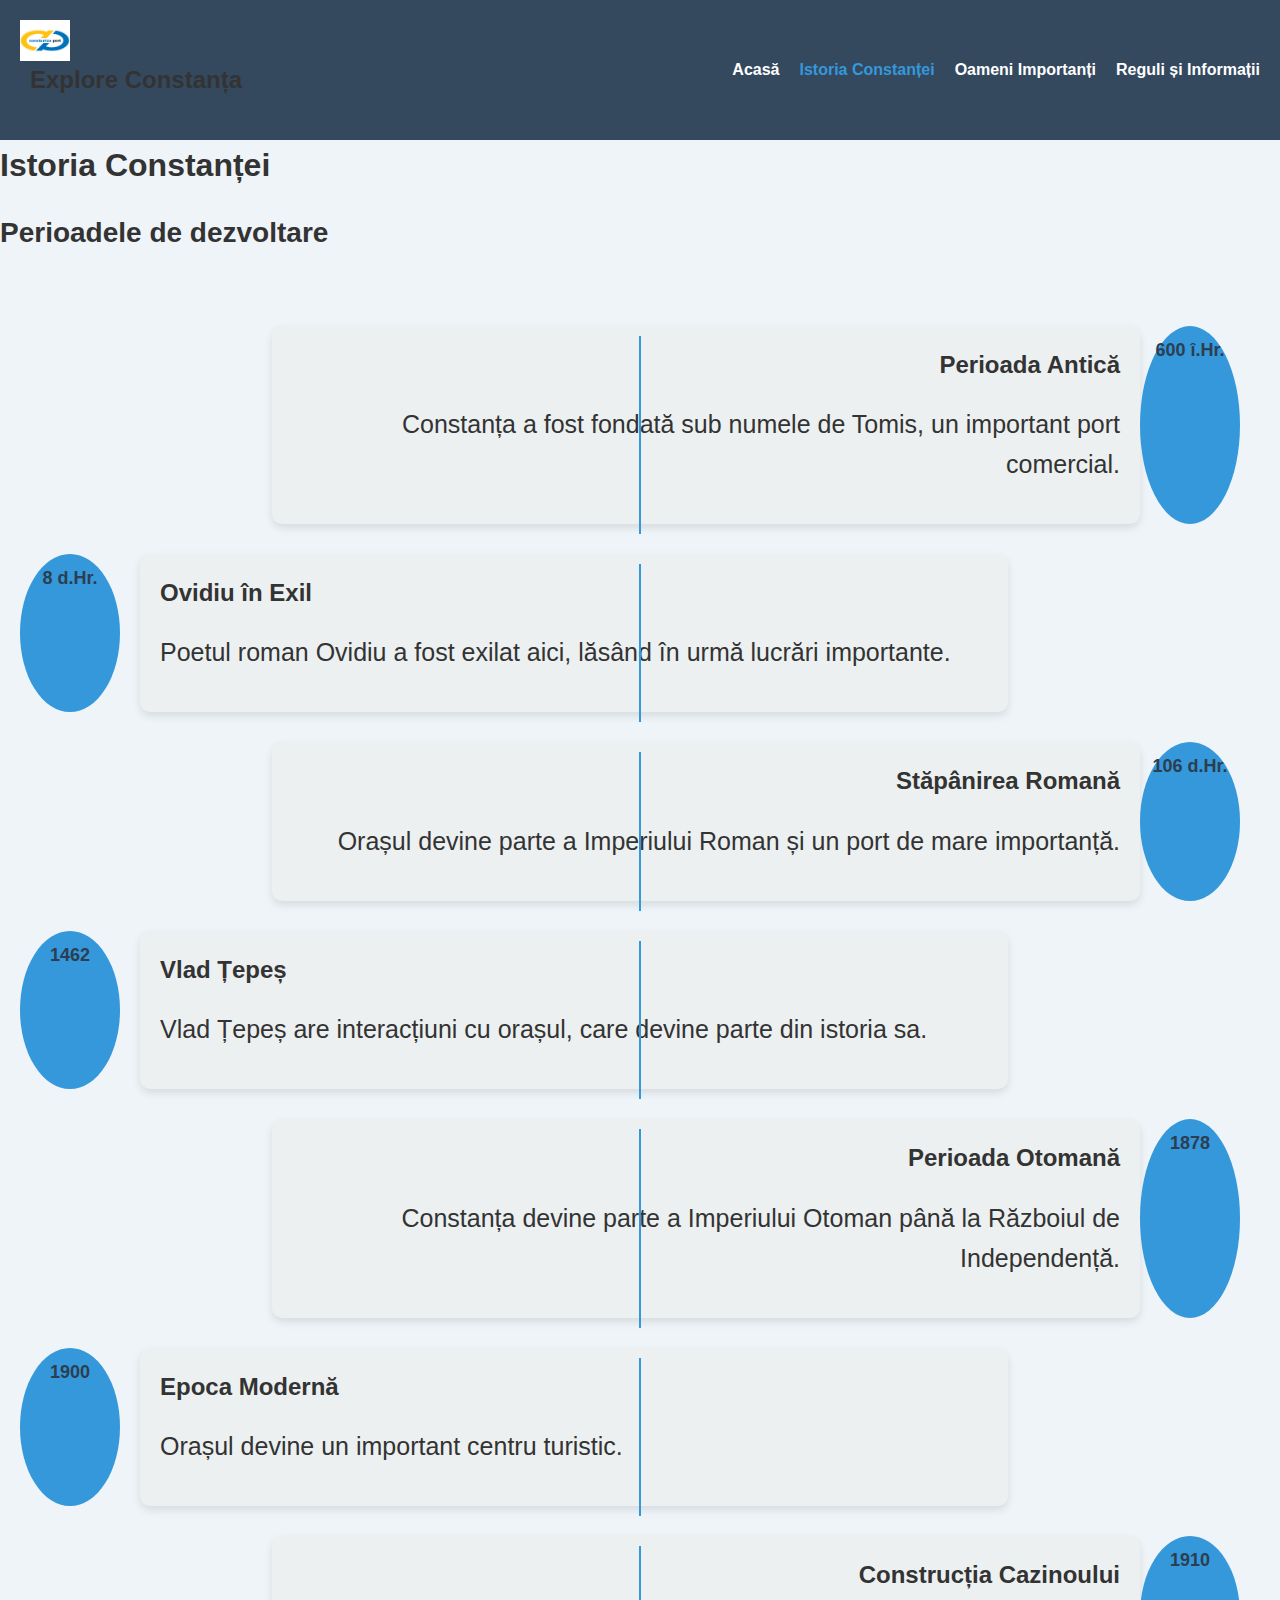
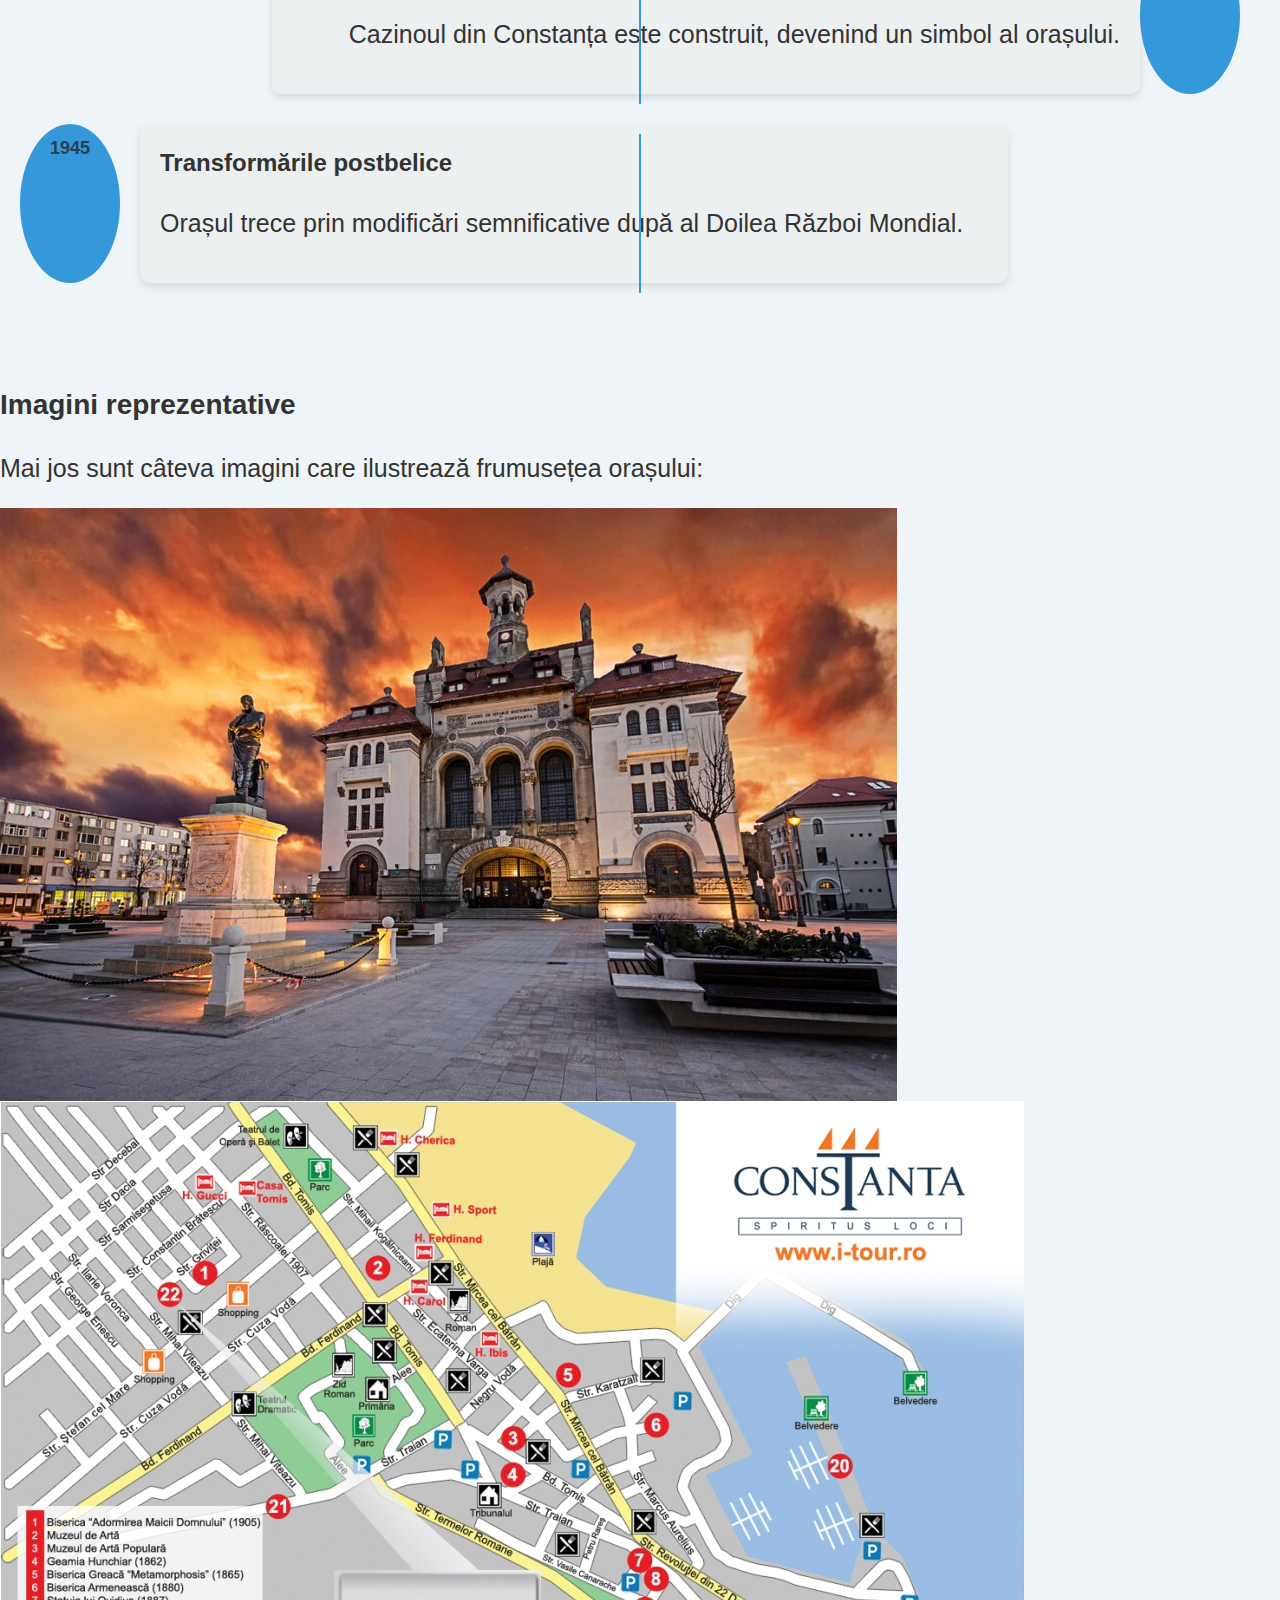
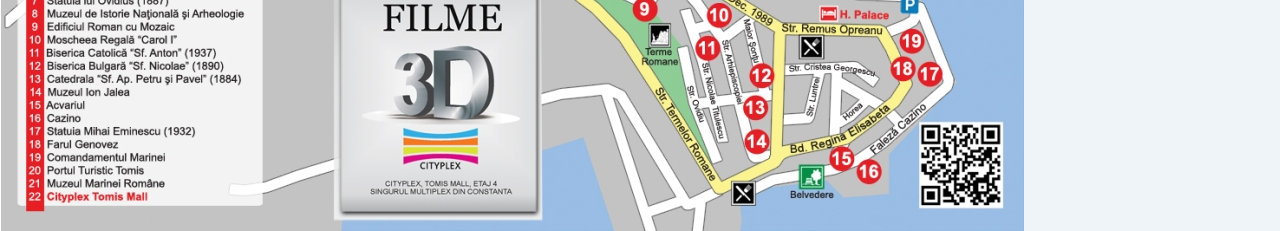
<file: Constanta_Website/history.html>
<!DOCTYPE html>
<html lang="ro">
<head>
    <meta charset="UTF-8">
    <meta name="viewport" content="width=device-width, initial-scale=1.0">
    <link rel="stylesheet" href="styles/global.css">
    <link rel="stylesheet" href="styles/historystyle.css">
    <title>Istoria Constanței</title>
</head>
<body>
    <header>
        <div class="logo">
            <img src="assets/logo.jpeg" alt="Site Logo">
            <h1>Explore Constanța</h1>
        </div>
        <nav class="nav-menu">
            <a href="index.html" class="nav-link">Acasă</a>
            <a href="history.html" class="active">Istoria Constanței</a>
            <a href="notable-people.html" class="nav-link">Oameni Importanți</a>
            <a href="rules.html" class="nav-link">Reguli și Informații</a>
        </nav>
        <div class="hamburger">&#9776;</div>
    </header>

    <h1>Istoria Constanței</h1>
    <h2>Perioadele de dezvoltare</h2>

    <div class="timeline">
        <div class="timeline-item">
            <div class="timeline-date">600 î.Hr.</div>
            <div class="timeline-content">
                <h3>Perioada Antică</h3>
                <p>Constanța a fost fondată sub numele de Tomis, un important port comercial.</p>
            </div>
        </div>

        <div class="timeline-item">
            <div class="timeline-date">8 d.Hr.</div>
            <div class="timeline-content">
                <h3>Ovidiu în Exil</h3>
                <p>Poetul roman Ovidiu a fost exilat aici, lăsând în urmă lucrări importante.</p>
            </div>
        </div>

        <div class="timeline-item">
            <div class="timeline-date">106 d.Hr.</div>
            <div class="timeline-content">
                <h3>Stăpânirea Romană</h3>
                <p>Orașul devine parte a Imperiului Roman și un port de mare importanță.</p>
            </div>
        </div>

        <div class="timeline-item">
            <div class="timeline-date">1462</div>
            <div class="timeline-content">
                <h3>Vlad Țepeș</h3>
                <p>Vlad Țepeș are interacțiuni cu orașul, care devine parte din istoria sa.</p>
            </div>
        </div>

        <div class="timeline-item">
            <div class="timeline-date">1878</div>
            <div class="timeline-content">
                <h3>Perioada Otomană</h3>
                <p>Constanța devine parte a Imperiului Otoman până la Războiul de Independență.</p>
            </div>
        </div>

        <div class="timeline-item">
            <div class="timeline-date">1900</div>
            <div class="timeline-content">
                <h3>Epoca Modernă</h3>
                <p>Orașul devine un important centru turistic.</p>
            </div>
        </div>

        <div class="timeline-item">
            <div class="timeline-date">1910</div>
            <div class="timeline-content">
                <h3>Construcția Cazinoului</h3>
                <p>Cazinoul din Constanța este construit, devenind un simbol al orașului.</p>
            </div>
        </div>

        <div class="timeline-item">
            <div class="timeline-date">1945</div>
            <div class="timeline-content">
                <h3>Transformările postbelice</h3>
                <p>Orașul trece prin modificări semnificative după al Doilea Război Mondial.</p>
            </div>
        </div>
    </div>

    <h2>Imagini reprezentative</h2>
    <p>Mai jos sunt câteva imagini care ilustrează frumusețea orașului:</p>
    <img src="assets/path_to_image1.jpg" alt="Imagine din Constanța">
    <img src="assets/path_to_image2.jpg" alt="Cazinoul din Constanța">

</body>
</html>
</file>
<file: Constanta_Website/styles/indexstyle.css>
/* Stiluri generale */
body {
    font-family: Arial, sans-serif;
    padding: 0;
    background-color: #eef4f8; /* Fundal deschis inspirat de nisip */
    color: #333;
}

p {
    font-size: 18px;
    color: #555;
    line-height: 1.6;
    margin: 20px;
}

h2, h3 {
    color: #003f5c; /* Albastru marin */
    margin-top: 30px;
}

h2 {
    font-size: 28px;
    text-align: center;
}

p {
    font-size: 20px;
}

h3 {
    font-size: 30px;
    margin-top: 20px;
}

/* Stil pentru tabel */
table {
    width: 80%;
    margin: 20px auto;
    border-collapse: collapse;
    max-width: 900px;
    background-color: #ffffff;
    box-shadow: 0 2px 5px rgba(0, 0, 0, 0.1);
}

th, td {
    padding: 15px;
    text-align: left;
    border: 2px solid #ddd;
    font-size: 24px;
}

th {
    background-color: #ff7f50; /* Corai, pentru a adăuga o notă vibrantă */
    color: white;
    font-weight: bold;
}

td {
    background-color: #f9f9f9; /* Contrast ușor pentru celule */
}

tr:hover {
    background-color: #dfeef5; /* Albastru pal pentru hover */
}

p a {
    color: #003f5c; /* Albastru marin */
    text-decoration: none;
    font-weight: bold;
}

p a:hover {
    text-decoration: underline;
}

/* Media query pentru dispozitive mobile */
@media screen and (max-width: 768px) {
    table {
        width: 95%;
    }

    th, td {
        font-size: 16px;
        padding: 10px;
    }

    header h1 {
        font-size: 24px;
    }

    p {
        font-size: 16px;
    }

    h2 {
        font-size: 22px;
    }

    h3 {
        font-size: 20px;
    }
}
</file>
<file: Weather App/styles/global.css>
body {
    margin: 0;
    padding: 0;
    font-family: 'Roboto', sans-serif;
    color: #fff;
    background-size: cover;
    background-position: center;
    background-repeat: no-repeat;
    background-attachment: fixed;
  }
  
  .container {
    max-width: 800px;
    margin: 20px auto;
    padding: 20px;
    background: rgba(0, 0, 0, 0.7);
    border-radius: 10px;
    box-shadow: 0 4px 6px rgba(0, 0, 0, 0.5);
    backdrop-filter: blur(10px);
  }
  
  header {
    text-align: center;
    margin-bottom: 20px;
  }
  
  header h1 {
    font-size: 2.5rem;
    font-weight: 700;
    margin: 0;
    color: #4caf50;
    text-shadow: 2px 2px 4px rgba(0, 0, 0, 0.5);
  }
  
  .search {
    display: flex;
    justify-content: center;
    margin-bottom: 20px;
  }
  
  .search input[type="text"] {
    width: 70%;
    padding: 10px;
    font-size: 1rem;
    border: 2px solid #4caf50;
    border-radius: 5px 0 0 5px;
    outline: none;
    transition: border-color 0.3s;
  }
  
  .search input[type="text"]:focus {
    border-color: #81c784;
  }
  
  .search button {
    padding: 10px 20px;
    font-size: 1rem;
    background-color: #4caf50;
    color: #fff;
    border: none;
    border-radius: 0 5px 5px 0;
    cursor: pointer;
    transition: background-color 0.3s;
  }
  
  .search button:hover {
    background-color: #81c784;
  }
  
  .weather-card {
    text-align: center;
    margin-top: 20px;
    animation: fadeIn 0.5s ease-in-out;
  }
  
  .weather-header {
    margin-bottom: 10px;
  }
  
  .weather-header h2 {
    font-size: 2rem;
    font-weight: 600;
    margin: 0;
  }
  
  .weather-header button {
    font-size: 1.5rem;
    background: none;
    border: none;
    color: #f44336;
    cursor: pointer;
    transition: transform 0.3s;
  }
  
  .weather-header button:hover {
    transform: scale(1.2);
  }
  
  .weather-details p {
    margin: 5px 0;
    font-size: 1.1rem;
  }
  
  .forecast-container {
    display: flex;
    gap: 10px;
    flex-wrap: wrap;
    justify-content: center;
    margin-top: 20px;
  }
  
  .forecast-item {
    background: rgba(255, 255, 255, 0.1);
    padding: 10px;
    border-radius: 5px;
    text-align: center;
    width: 120px;
    transition: transform 0.3s, background 0.3s;
  }
  
  .forecast-item:hover {
    transform: scale(1.05);
    background: rgba(255, 255, 255, 0.2);
  }
  
  .favorites-section {
    margin-top: 20px;
    text-align: left;
  }
  
  .favorites-section h3 {
    margin-bottom: 10px;
    font-size: 1.5rem;
  }
  
  .favorites-list {
    list-style: none;
    padding: 0;
    margin: 0;
  }
  
  .favorites-list li {
    padding: 10px;
    margin-bottom: 5px;
    background: rgba(255, 255, 255, 0.1);
    border-radius: 5px;
    cursor: pointer;
    transition: background 0.3s, transform 0.3s;
  }
  
  .favorites-list li:hover {
    background: rgba(255, 255, 255, 0.2);
    transform: scale(1.05);
  }
  
  @keyframes fadeIn {
    from {
      opacity: 0;
      transform: translateY(-20px);
    }
    to {
      opacity: 1;
      transform: translateY(0);
    }
  }
</file>
<file: Alumil_Website_ZebraHack Project/styles/contact.css>
.notification {
    position: fixed;
    bottom: 20px;
    right: 20px;
    background-color: #ffeb3b;
    color: black;
    padding: 10px 20px;
    border-radius: 5px;
    box-shadow: 0px 4px 6px rgba(0, 0, 0, 0.1);
    font-family: Arial, sans-serif;
    font-size: 14px;
    display: flex;
    justify-content: space-between;
    align-items: center;
}
.close-btn {
    font-size: 20px;
    color: black;
    cursor: pointer;
    margin-left: 15px;
}

.close-btn:hover {
    color: #ff0000;
}
.buton-status {
    transition: background-color 0.3s ease, transform 0.3s ease;
}

.buton-status:hover {
    background-color: #ffeb3b; 
    transform: scale(1.05); 
}

.reclamatii {
    margin: 20px 0;
}

.reclamatie {
    margin-bottom: 15px;
    padding: 10px;
    border: 1px solid #ccc;
    border-radius: 5px;
    background-color: #f9f9f9;
}

.reclamatie p {
    margin: 5px 0;
}

.buton-status {
    padding: 5px 10px;
    border: none;
    border-radius: 3px;
    background-color: #000000;
    color: white;
    cursor: pointer;
}

.buton-status:disabled {
    background-color: #888;
    cursor: not-allowed;
}

.contact-section {
    margin-top: 20px;
    font-family: Arial, sans-serif;
    font-size: 16px;
}

.contact-section h2 {
    margin-bottom: 10px;
}

.contact-form {
    margin-top: 20px;
    display: flex;
    flex-direction: column;
    gap: 10px;
    max-width: 400px;
}

.contact-form label {
    font-weight: bold;
}

.contact-form input, .contact-form textarea {
    padding: 8px;
    border: 1px solid #ccc;
    border-radius: 4px;
    font-family: Arial, sans-serif;
    font-size: 14px;
}

.contact-form button {
    padding: 10px;
    background-color: #ffeb3b;
    color: rgb(0, 0, 0);
    border: none;
    border-radius: 4px;
    cursor: pointer;
}

.contact-form button:hover {
    background-color: #ffeb3b;
}
#Mesaj_success {
    position: fixed;
    bottom: 20px;
    right: 20px;
    background-color: #28a745;
    color: white;
    padding: 10px 20px;
    border-radius: 5px;
    box-shadow: 0px 4px 6px rgba(0, 0, 0, 0.1);
    font-family: Arial, sans-serif;
    font-size: 14px;
    display: none;
}
</file>
<file: Alumil_Website_ZebraHack Project/styles/header.css>
header {
  display: flex;
  align-items: center;
  justify-content: space-between;
  padding: 0 20px;
  background-color: #f5f5f5;
  height: 80px;
  box-sizing: border-box;
}

header .logo {
  flex: 0.1;
  height: 100%;
}

header .logo img {
  max-height: 100%;
}

header h1 {
  flex: 1;
  text-align: center;
  font-size: 1.5rem;
  margin: 0;
}

.navigation {
  display: flex;
  justify-content: flex-end;
  height: 100%;
}

.navigation .link {
  display: flex;
  align-items: center;
  justify-content: center;
  height: 100%;
  box-sizing: border-box;
  flex-grow: 1;
}

.navigation .link a {
  text-decoration: none;
  color: #333;
  font-weight: bold;
  background-color: #f5f5f5;
  transition: background-color 0.3s ease, color 0.3s ease;
  padding: 0 20px;
  height: 100%;
  display: flex;
  align-items: center;
  justify-content: center;
}

.navigation .link a:hover {
  background-color: rgb(255, 208, 0);
  color: #333;
}

.navigation .link a.active {
  color: #ff0000;
}

.hamburger {
  display: none;
  font-size: 1.5rem;
  background: none;
  border: none;
  cursor: pointer;
}

@media (max-width: 768px) {
  /* Navigation menu (hidden by default on small screens) */
  .navigation {
    display: none;
    flex-direction: column;
    position: fixed;
    top: 0;
    left: 0;
    width: 100%;
    height: 100%;
    background-color: #fff;
    z-index: 1000;
    transition: transform 0.3s ease;
  }

  /* Show the menu when it's open */
  .navigation.open {
    display: flex;
    transform: translateX(0);
  }

  /* Link styling */
  .navigation .link {
    width: 90%;
    background-color: #fff;
    border: 1px solid #ddd;
    border-radius: 8px;
    box-shadow: 0 2px 4px rgba(0, 0, 0, 0.1);
    text-align: center;
    height: 60px;
  }

  .navigation .link:hover {
    background-color: rgb(255, 208, 0);
    transform: scale(1.02);
  }

  .navigation .link a {
    text-decoration: none;
    color: #333;
    font-weight: bold;
    font-size: 1.2rem;
    width: 100%;
    height: 100%;
    display: flex;
    align-items: center;
    justify-content: center;
  }

  /* Hamburger button (three lines) */
  .hamburger {
    display: block;
    position: fixed;
    top: 20px;
    right: 20px;
    z-index: 1001;
    background: transparent;
    border: none;
    cursor: pointer;
    width: 30px;
    height: 21px;
    padding: 0;
  }

  /* Hamburger lines */
  .hamburger span {
    display: block;
    width: 100%;
    height: 4px;
    background-color: #333;
    margin: 5px 0;
    transition: transform 0.3s ease, opacity 0.3s ease;
  }

  /* Transform hamburger lines when the menu is open */
  .hamburger.open span:nth-child(1) {
    transform: translateY(9px) rotate(45deg);
  }

  .hamburger.open span:nth-child(2) {
    opacity: 0;
  }

  .hamburger.open span:nth-child(3) {
    transform: translateY(-9px) rotate(-45deg);
  }

  /* Show hamburger button */
  .hamburger {
    display: block;
  }
}

footer {
  box-shadow: 0 -4px 8px rgba(0, 0, 0, 0.1);
  width: 100%;
  background-color: #333;
  color: white;
  padding: 20px 0;
  text-align: center;
  font-family: Arial, sans-serif;
}

.footer-content {
  max-width: 1200px;
  margin: 0 auto;
  padding: 0 20px;
}

.footer-content p {
  margin: 5px 0;
  font-size: 14px;
}

.social-links {
  margin-top: 10px;
}

.social-links a {
  color: white;
  margin: 0 15px;
  text-decoration: none;
  font-size: 16px;
}

.social-links a:hover {
  text-decoration: underline;
}

@media screen and (max-width: 600px) {
  .social-links {
      display: block;
      margin-top: 10px;
  }

  .social-links a {
      display: block;
      margin: 5px 0;
  }
}
#google_translate_element {
  display: none;
}
body > .skiptranslate > iframe.skiptranslate {
display: none !important;
visibility: hidden !important;
}
.selector-specific {
  display: none !important;
}
</file>
<file: Alumil_Website_ZebraHack Project/styles/dashboard.css>
body{
   background: #e9e6e6; 
}
.text{
    font-size: 16px;
    font-style: normal;
}
.dropppdown {
    max-width: 600px;
    margin: 50px auto;
    padding: 20px;
    background-color: #e9e6e6;
    border-radius: 8px;
    
}
.select-label {
    display: block; 
    margin-bottom: 10px;
    font-size: 16px;
    font-weight: 600;
}

.custom-select {
    width: 100%;
    padding: 10px;
    font-size: 16px;
    background-color: #ffffff;
    color: #333;
    border: 2px solid #ffdb27;
    border-radius: 8px;
    box-sizing: border-box;
    transition: all 0.3s ease;
}
.custom-select:hover, .custom-select:focus {
    border-color: #4CAF50;
    outline: none;
}
.custom-select:focus {
    background-color: #f9f9f9;
}
.center {
    display: block;
    margin-left: auto;
    margin-right: auto;
    width: 50%;
  }
  .container {
    width: 80%;
    margin: 0 auto;
    padding: 20px;
    background-color: white;
    box-shadow: 0 0 10px rgba(0, 0, 0, 0.1);
  }
  
  
  label {
    margin-right: 10px;
    font-weight: bold;
  }
  
  select {
    padding: 5px;
    margin-bottom: 20px;
  }
  
  #complaints-list {
    margin-top: 20px;
  }
  
  .plangere {
    background-color: #e9e6e6;
    padding: 15px;
    margin-bottom: 10px;
    border-radius: 5px;
  }
  .status{
    background-color: #e9e6e6;
    padding: 20px;
    margin-top: 10px;
    margin-bottom: 15px;
    border-radius: 5px;
  }
  .info-box {
    background-color: #e9e6e6;
    padding: 20px;
    margin-top: 20px;
    border-radius: 5px;
    display: none; 
  }
  #info-text {
    font-size: 16px;
    
    color: #333;
  }
  .info-box2 {
    background-color: #e9e6e6;
    padding: 20px;
    margin-top: 20px;
    border-radius: 5px;
    display: none; 
  }
  #info-text2 {
    font-size: 16px;
    color: #333;
  }
  .complaint {
    margin-bottom: 20px;
    padding: 15px;
    background-color: #fff;
    border: 1px solid #ddd;
    border-radius: 5px;
  }
  
  .complaint h3 {
    margin-bottom: 10px;
    color: #333;
    font-size: 1.2em;
  }
  
  .complaint p {
    margin-bottom: 5px;
    margin-left: 10px;
    color: #555;
    line-height: 1.6;
  }
  
  .complaint b {
    font-weight: bold;
  }
.event {
    opacity: 0; 
    transform: translateY(20px); 
    transition: opacity 0.5s ease, transform 0.5s ease;
  }
  
  .event.visible {
    opacity: 1;
    transform: translateY(0); 
  }
</file>
<file: Alumil_Website_ZebraHack Project/styles/Defect_Raport_Page.css>
section 
{
    text-align: center;
    display: flex;
    flex-direction: column;
    align-items: center;
    background-color: white;
    padding: 20px;
    border-radius: 10px;
    box-shadow: 0 4px 6px rgba(0, 0, 0, 0.1);
    margin: 20px auto;
    width: 80%;
}

.title 
{
    font-size: 15px;
    color: black;
}

form.form-raportare 
{
    display: flex;
    flex-direction: column;
    align-items: flex-start;
    width: 100%;
    margin: 0 auto;
}

div.form-raportare 
{
    display: flex;
    flex-direction: row;
    justify-content: flex-start;
    align-items: center;
    margin-bottom: 10px;
    width: 100%;
}

label,
input,
select 
{
    margin: 5px;
}

label 
{
    padding-right: 10px;
    min-width: 150px;
}

.buton_submit 
{
    color: black;
    background: yellow;
    padding: 5px 10px;
    border: none;
    border-radius: 5px;
    cursor: pointer;
    margin-top: 10px;
    width: 200px;
    align-self: center;
}

.mesaj_confirmare 
{
    position: fixed;
    bottom: 20px;
    right: 20px;
    background-color: #28a745;
    color: white;
    padding: 10px 20px;
    border-radius: 5px;
    box-shadow: 0px 4px 6px rgba(0, 0, 0, 0.1);
    font-family: Arial, sans-serif;
    font-size: 14px;
    display: none;
}

.mesaj_confirmare.show 
{
    visibility: visible;
    opacity: 1;
    transform: translateY(0);
}

.mesaj_confirmare.hide 
{
    visibility: hidden;
    opacity: 0;
    transform: translateY(20px);
}
</file>
<file: Constanta_Website/styles/historystyle.css>
/* Stiluri generale */
body {
    font-family: Arial, sans-serif;
    padding: 0;
    background-color: #eef4f8; /* Fundal deschis inspirat de nisip */
    color: #333;
}

/* Secțiunea Timeline */
/* Stiluri pentru cronologia vizuală */
.timeline {
    margin: 50px 0;
    position: relative;
    padding: 20px;
    list-style: none;
}

.timeline-item {
    display: flex;
    margin-bottom: 30px;
    position: relative;
}

.timeline-date {
    width: 100px;
    text-align: center;
    font-size: 18px;
    font-weight: bold;
    color: #2C3E50;
    background-color: #3498DB;
    padding: 10px;
    border-radius: 50%;
    margin-right: 20px;
    position: relative;
    z-index: 2;
}

.timeline-content {
    background-color: #ECF0F1;
    padding: 20px;
    border-radius: 10px;
    box-shadow: 0 4px 8px rgba(0, 0, 0, 0.1);
    width: 70%;
}

.timeline-item::before {
    content: '';
    position: absolute;
    left: 50%;
    top: 10px;
    width: 2px;
    height: 100%;
    background-color: #3498DB;
    z-index: 1;
    transform: translateX(-50%);
}

.timeline-item:nth-child(odd) {
    flex-direction: row-reverse;
}

.timeline-item:nth-child(odd) .timeline-content {
    text-align: right;
}

@media screen and (max-width: 768px) {
    .timeline-item {
        flex-direction: column;
        align-items: center;
    }

    .timeline-item::before {
        left: 50%;
        transform: translateX(-50%);
    }

    .timeline-content {
        width: 90%;
    }
}


/* Media query pentru mobil */
@media screen and (max-width: 768px) {
    .timeline-container {
        width: 90%;
        padding-left: 0;
    }

    .timeline-item {
        flex-direction: column;
        align-items: flex-start;
    }

    .timeline-item:nth-child(odd) {
        flex-direction: column;
    }

    .timeline-icon {
        left: 50%;
        top: 0;
        transform: translateX(-50%) translateY(-50%);
    }

    .timeline-content {
        width: 100%;
    }
}

img {
    max-width: 100%;
    height: auto;
}

p {
    font-size: 25px;
    color: #333;
    margin: 20px 0;
}

h1, h2 {
    font-family: Arial, sans-serif;
    font-weight: bold;
}

strong {
    color: #ff7f50; /* Corai */
}

em {
    color: #333;
}

/* Secțiunea Future Aspirations */
.future-aspirations {
    background-color: #e6eff5; /* Fundal deschis, pentru contrast */
    padding: 40px 20px;
    font-family: 'Arial', sans-serif;
}

.future-aspirations h2 {
    text-align: center;
    font-size: 32px;
    color: #003f5c;
    margin-bottom: 20px;
}

.future-aspirations h3 {
    font-size: 24px;
    color: #003f5c;
    margin-top: 30px;
}

.future-aspirations p {
    font-size: 16px;
    color: #555;
    line-height: 1.6;
    text-align: center;
    margin-bottom: 40px;
}

/* Focus Areas */
.focus-areas {
    display: flex;
    justify-content: space-around;
    flex-wrap: wrap;
    margin-bottom: 40px;
}

.focus-item {
    width: 30%;
    background-color: white;
    padding: 20px;
    box-shadow: 0 4px 10px rgba(0, 0, 0, 0.1);
    border-radius: 10px;
    margin-bottom: 20px;
    text-align: center;
}

.focus-item h4 {
    font-size: 20px;
    color: #ff7f50; /* Corai */
    margin-bottom: 15px;
}

.focus-item ul {
    list-style-type: none;
    padding: 0;
    font-size: 16px;
    color: #555;
}

.focus-item ul li {
    margin-bottom: 10px;
}

/* Imagini */
.images {
    display: flex;
    justify-content: space-around;
    margin-bottom: 30px;
    flex-wrap: wrap;
}

.image-item {
    width: 30%;
    text-align: center;
    margin-bottom: 20px;
}

.image-item img {
    width: 100%;
    height: auto;
    border-radius: 10px;
    box-shadow: 0 4px 15px rgba(0, 0, 0, 0.1);
    margin-bottom: 15px;
}

.image-item p {
    font-size: 16px;
    color: #555;
}

/* Media query pentru mobil */
@media screen and (max-width: 768px) {
    .focus-item {
        width: 100%;
        margin-bottom: 20px;
    }

    .images {
        flex-direction: column;
        align-items: center;
    }

    .image-item {
        width: 80%;
        margin-bottom: 20px;
    }
}
</file>
<file: Constanta_Website/styles/global.css>
/* Resetare stiluri implicite pentru un comportament consistent pe toate browserele */
* {
  margin: 0;
  padding: 0;
  box-sizing: border-box;
}

html, body {
  font-family: 'Arial', sans-serif;
  background-color: #f4f4f9;
  color: #333;
  line-height: 1.6;
  font-size: 16px;
  overflow-x: hidden;
}

/* Stiluri pentru header */
header {
  background-color: #34495e;
  color: white;
  padding: 20px;
  display: flex;
  justify-content: space-between;
  align-items: center;
  position: relative;
}

header .logo img {
  width: 50px;
  height: auto;
}

header h1 {
  font-size: 24px;
  margin-left: 10px;
}

header .nav-menu {
  display: flex;
  gap: 20px;
}

header .nav-menu a {
  text-decoration: none;
  color: white;
  font-weight: bold;
  transition: color 0.3s ease;
}

header .nav-menu a:hover,
header .nav-menu .active {
  color: #3498db;
}

header .hamburger {
  display: none;
  font-size: 30px;
  cursor: pointer;
}

/* Meniu de navigație pentru mobile (hamburger) */
@media screen and (max-width: 768px) {
  header .nav-menu {
      display: none;
      flex-direction: column;
      position: absolute;
      top: 60px;
      left: 0;
      width: 100%;
      background-color: #34495e;
  }

  header .hamburger {
      display: block;
      color: white;
  }

  header .nav-menu a {
      padding: 10px;
      border-bottom: 1px solid #ddd;
  }

  header .nav-menu.active {
      display: flex;
  }
}

/* Stiluri pentru footer */
footer {
  background-color: #34495e;
  color: white;
  padding: 20px;
  text-align: center;
  font-size: 14px;
  margin-top: 40px;
}

footer a {
  color: #3498db;
}

footer a:hover {
  color: #2980b9;
}

/* Stiluri pentru butoane */
button {
  padding: 10px 20px;
  background-color: #3498db;
  border: none;
  color: white;
  border-radius: 5px;
  cursor: pointer;
  font-size: 16px;
}

button:hover {
  background-color: #2980b9;
}

/* Stiluri pentru imagini */
img {
  max-width: 100%;
  height: auto;
  display: block;
}

/* Stiluri pentru pagină principală (main) */
main {
  max-width: 1200px;
  margin: 40px auto;
  padding: 20px;
  background-color: white;
  border-radius: 8px;
  box-shadow: 0 4px 8px rgba(0, 0, 0, 0.1);
}

/* Stiluri generale pentru titluri */
h1, h2, h3 {
  color: #333;
  margin-bottom: 20px;
}

h1 {
  font-size: 32px;
}

h2 {
  font-size: 28px;
}

h3 {
  font-size: 24px;
}

/* Stiluri pentru linkuri */
a {
  text-decoration: none;
  color: #2980b9;
  font-weight: bold;
}

a:hover {
  color: #3498db;
}

/* Stiluri pentru liste */
ul {
  list-style-type: none;
  padding-left: 20px;
}

ul li {
  margin-bottom: 10px;
  font-size: 18px;
}

/* Stiluri pentru carduri de persoane notabile */
.person-card {
  background-color: #fff;
  border-radius: 8px;
  box-shadow: 0 4px 8px rgba(0, 0, 0, 0.1);
  margin-bottom: 20px;
  padding: 20px;
  text-align: center;
}

.person-card img {
  width: 100%;
  max-width: 200px;
  border-radius: 50%;
  margin-bottom: 15px;
}

.person-card h3 {
  font-size: 24px;
  color: #333;
}

.person-card p {
  font-size: 16px;
  color: #555;
  margin-bottom: 15px;
}

.person-card .read-more {
  text-decoration: none;
  color: #3498db;
  font-weight: bold;
}

.person-card .read-more:hover {
  color: #2980b9;
}

/* Stiluri pentru galeria de imagini */
.gallery {
  display: flex;
  gap: 20px;
  flex-wrap: wrap;
  justify-content: center;
}

.gallery .gallery-item {
  width: 100%;
  max-width: 250px;
  background-color: #ecf0f1;
  padding: 10px;
  border-radius: 8px;
  box-shadow: 0 4px 8px rgba(0, 0, 0, 0.1);
}

.gallery .gallery-item img {
  width: 100%;
  border-radius: 5px;
  transition: transform 0.3s ease;
}

.gallery .gallery-item img:hover {
  transform: scale(1.05);
}

/* Stiluri pentru iframe (video) */
iframe {
  width: 100%;
  max-width: 640px;
  height: 360px;
  margin-top: 20px;
  border-radius: 8px;
  box-shadow: 0 4px 8px rgba(0, 0, 0, 0.1);
}

/* Adăugăm stiluri pentru tabelul de pe pagina Notable People */
table {
  width: 100%;
  border-collapse: collapse;
  margin-top: 20px;
}

table, th, td {
  border: 1px solid #ddd;
  padding: 10px;
  text-align: left;
}

th {
  background-color: #34495e;
  color: white;
  font-size: 18px;
}

td {
  font-size: 16px;
  color: #555;
}

/* Stiluri pentru formatele de text și paragraf */
p {
  font-size: 16px;
  color: #555;
  margin-bottom: 15px;
}

/* Stiluri pentru responsive design */
@media screen and (max-width: 768px) {
  main {
      padding: 15px;
  }

  .person-card {
      padding: 15px;
  }

  .gallery {
      flex-direction: column;
      gap: 10px;
  }

  .gallery .gallery-item {
      width: 100%;
  }
  
  /* Meniu hamburger pentru navigare pe mobil */
  header .nav-menu {
      display: none;
  }

  header .hamburger {
      display: block;
      color: white;
  }

  header .nav-menu.active {
      display: flex;
      flex-direction: column;
      position: absolute;
      top: 60px;
      left: 0;
      width: 100%;
      background-color: #34495e;
  }

  header .nav-menu a {
      padding: 10px;
      border-bottom: 1px solid #ddd;
  }
}
</file>
